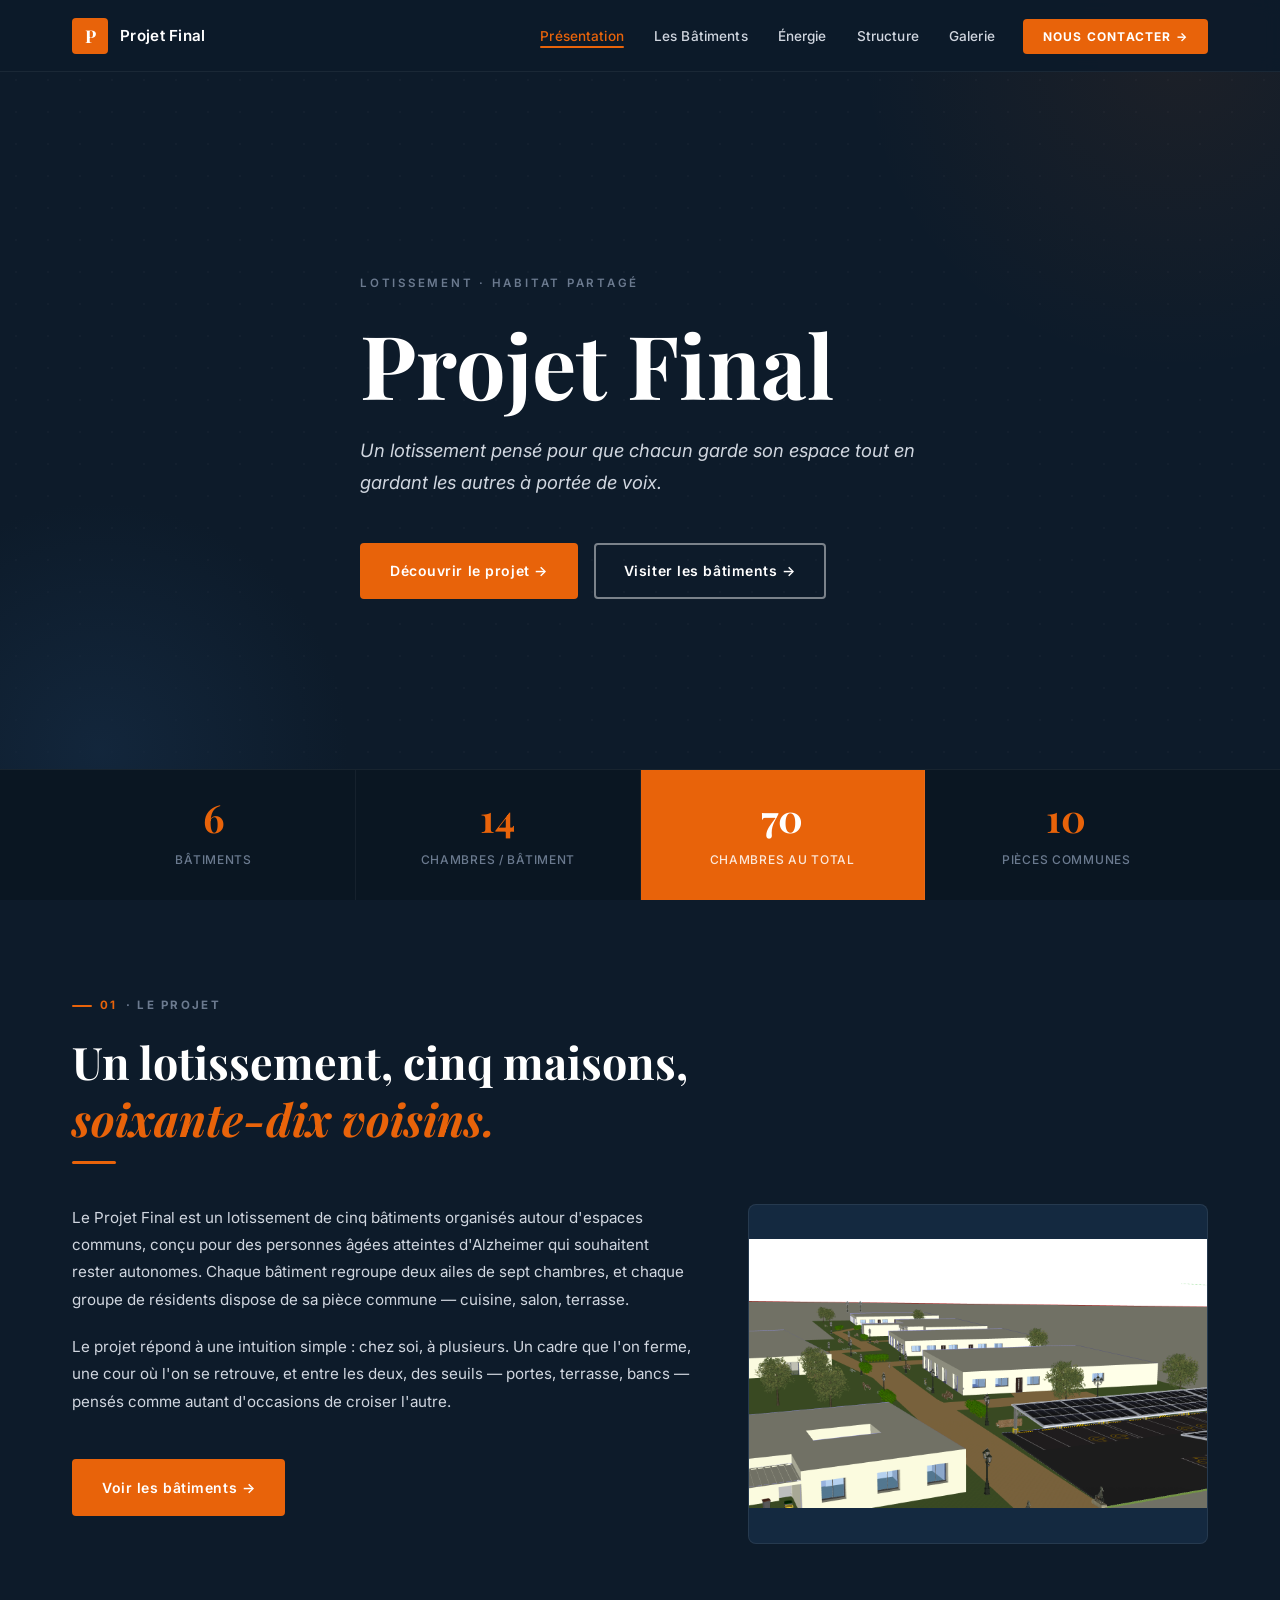
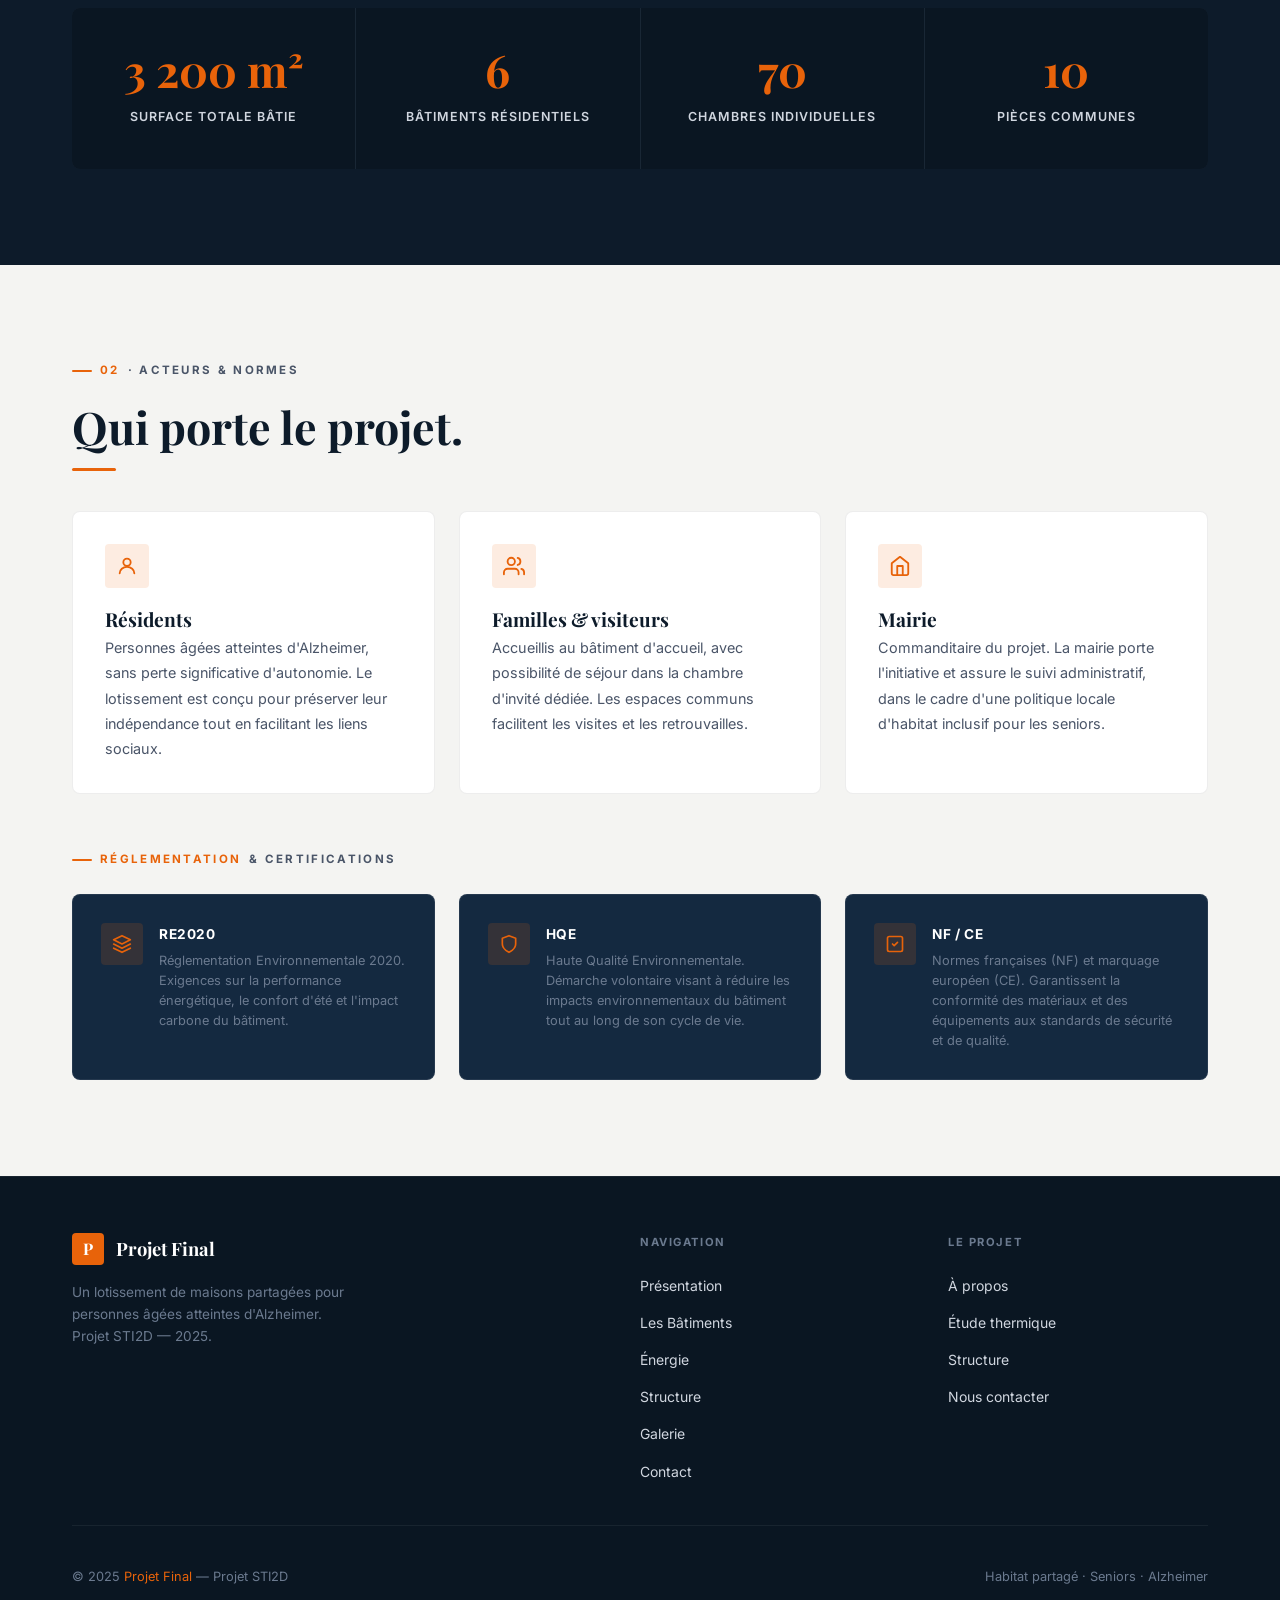
<file: index.html>
<!DOCTYPE html>
<html lang="fr">
<head>
  <meta charset="UTF-8">
  <meta name="viewport" content="width=device-width, initial-scale=1.0">
  <title>Présentation — Projet Final</title>
  <link rel="preconnect" href="https://fonts.googleapis.com">
  <link rel="preconnect" href="https://fonts.gstatic.com" crossorigin>
  <link href="https://fonts.googleapis.com/css2?family=Inter:wght@300;400;500;600;700&family=Playfair+Display:ital,wght@0,400;0,600;0,700;1,400;1,600;1,700&display=swap" rel="stylesheet">
  <link rel="stylesheet" href="style.css">
</head>
<body>

  <!-- ===== HEADER ===== -->
  <header class="header">
    <nav class="nav container">
      <a href="index.html" class="nav__logo">
        <span class="nav__logo-icon">P</span>
        <span class="nav__logo-text">Projet Final</span>
      </a>
      <ul class="nav__links">
        <li><a href="index.html" class="nav__link active">Présentation</a></li>
        <li><a href="batiments.html" class="nav__link">Les Bâtiments</a></li>
        <li><a href="energie.html" class="nav__link">Énergie</a></li>
        <li><a href="structure.html" class="nav__link">Structure</a></li>
        <li><a href="galerie.html" class="nav__link">Galerie</a></li>
        <li><a href="contact.html" class="nav__link nav__link--cta">NOUS CONTACTER →</a></li>
      </ul>
      <button class="nav__burger" id="burgerBtn" aria-label="Ouvrir le menu" aria-expanded="false">
        <span></span><span></span><span></span>
      </button>
    </nav>
    <nav class="nav__mobile" id="mobileNav">
      <a href="index.html" class="nav__link active">Présentation</a>
      <a href="batiments.html" class="nav__link">Les Bâtiments</a>
      <a href="energie.html" class="nav__link">Énergie</a>
      <a href="structure.html" class="nav__link">Structure</a>
      <a href="galerie.html" class="nav__link">Galerie</a>
      <a href="contact.html" class="nav__link nav__link--cta">NOUS CONTACTER →</a>
    </nav>
  </header>

  <main>

    <!-- ===== HERO ===== -->
    <section class="hero">
      <div class="hero__content container">
        <p class="hero__eyebrow">Lotissement · Habitat Partagé</p>
        <h1 class="hero__title">Projet Final</h1>
        <p class="hero__subtitle">Un lotissement pensé pour que chacun garde son espace tout en gardant les autres à portée de voix.</p>
        <div class="hero__actions">
          <a href="#projet" class="btn btn--primary">Découvrir le projet →</a>
          <a href="batiments.html" class="btn btn--outline">Visiter les bâtiments →</a>
        </div>
      </div>

      <!-- Stats banner -->
      <div class="hero__stats">
        <div class="hero__stats-grid container">
          <div class="hero__stat">
            <span class="hero__stat-number">6</span>
            <span class="hero__stat-label">Bâtiments</span>
          </div>
          <div class="hero__stat">
            <span class="hero__stat-number">14</span>
            <span class="hero__stat-label">Chambres / bâtiment</span>
          </div>
          <div class="hero__stat hero__stat--featured">
            <span class="hero__stat-number">70</span>
            <span class="hero__stat-label">Chambres au total</span>
          </div>
          <div class="hero__stat">
            <span class="hero__stat-number">10</span>
            <span class="hero__stat-label">Pièces communes</span>
          </div>
        </div>
      </div>
    </section>

    <!-- ===== SECTION : LE PROJET ===== -->
    <section class="section section--dark" id="projet">
      <div class="container">

        <p class="section__eyebrow"><span>01</span> · Le Projet</p>
        <h2 class="section__title">Un lotissement, cinq maisons,</h2>
        <h2 class="section__title"><em>soixante-dix voisins.</em></h2>
        <div class="section__underline"></div>

        <div class="two-col two-col--wide-left" style="margin-bottom: 4rem;">
          <!-- Texte -->
          <div>
            <p class="section__text">
              Le Projet Final est un lotissement de cinq bâtiments organisés autour d'espaces communs, conçu pour des personnes âgées atteintes d'Alzheimer qui souhaitent rester autonomes. Chaque bâtiment regroupe deux ailes de sept chambres, et chaque groupe de résidents dispose de sa pièce commune — cuisine, salon, terrasse.
            </p>
            <p class="section__text">
              Le projet répond à une intuition simple : chez soi, à plusieurs. Un cadre que l'on ferme, une cour où l'on se retrouve, et entre les deux, des seuils — portes, terrasse, bancs — pensés comme autant d'occasions de croiser l'autre.
            </p>
            <a href="batiments.html" class="btn btn--primary" style="margin-top:1.5rem;">Voir les bâtiments →</a>
          </div>

          <!-- Plan masse SVG -->
          <div class="plan-wrapper">
            <img src="img/c1.png" alt="Plan masse — Lotissement">
          </div>
        </div>

        <!-- Chiffres clés -->
        <div class="stats-grid">
          <div class="stat-block">
            <span class="stat-block__number">3 200 m²</span>
            <span class="stat-block__label">Surface totale bâtie</span>
          </div>
          <div class="stat-block">
            <span class="stat-block__number">6</span>
            <span class="stat-block__label">Bâtiments résidentiels</span>
          </div>
          <div class="stat-block">
            <span class="stat-block__number">70</span>
            <span class="stat-block__label">Chambres individuelles</span>
          </div>
          <div class="stat-block">
            <span class="stat-block__number">10</span>
            <span class="stat-block__label">Pièces communes</span>
          </div>
        </div>

      </div>
    </section>

    <!-- ===== SECTION : ACTEURS & NORMES ===== -->
    <section class="section section--light">
      <div class="container">

        <p class="section__eyebrow"><span>02</span> · Acteurs & Normes</p>
        <h2 class="section__title">Qui porte le projet.</h2>
        <div class="section__underline"></div>

        <!-- Acteurs -->
        <div class="cards-grid cards-grid--3" style="margin-bottom: 3.5rem;">

          <div class="card card--light">
            <div class="card__icon">
              <svg width="22" height="22" viewBox="0 0 24 24" fill="none" xmlns="http://www.w3.org/2000/svg">
                <circle cx="12" cy="8" r="4" stroke="#E8630A" stroke-width="2"/>
                <path d="M4 20c0-4 3.6-7 8-7s8 3 8 7" stroke="#E8630A" stroke-width="2" stroke-linecap="round"/>
              </svg>
            </div>
            <h3 class="card__title">Résidents</h3>
            <p class="card__text">Personnes âgées atteintes d'Alzheimer, sans perte significative d'autonomie. Le lotissement est conçu pour préserver leur indépendance tout en facilitant les liens sociaux.</p>
          </div>

          <div class="card card--light">
            <div class="card__icon">
              <svg width="22" height="22" viewBox="0 0 24 24" fill="none" xmlns="http://www.w3.org/2000/svg">
                <path d="M17 21v-2a4 4 0 0 0-4-4H5a4 4 0 0 0-4 4v2" stroke="#E8630A" stroke-width="2" stroke-linecap="round"/>
                <circle cx="9" cy="7" r="4" stroke="#E8630A" stroke-width="2"/>
                <path d="M23 21v-2a4 4 0 0 0-3-3.87M16 3.13a4 4 0 0 1 0 7.75" stroke="#E8630A" stroke-width="2" stroke-linecap="round"/>
              </svg>
            </div>
            <h3 class="card__title">Familles &amp; visiteurs</h3>
            <p class="card__text">Accueillis au bâtiment d'accueil, avec possibilité de séjour dans la chambre d'invité dédiée. Les espaces communs facilitent les visites et les retrouvailles.</p>
          </div>

          <div class="card card--light">
            <div class="card__icon">
              <svg width="22" height="22" viewBox="0 0 24 24" fill="none" xmlns="http://www.w3.org/2000/svg">
                <path d="M3 9l9-7 9 7v11a2 2 0 0 1-2 2H5a2 2 0 0 1-2-2z" stroke="#E8630A" stroke-width="2" stroke-linecap="round" stroke-linejoin="round"/>
                <polyline points="9,22 9,12 15,12 15,22" stroke="#E8630A" stroke-width="2" stroke-linecap="round" stroke-linejoin="round"/>
              </svg>
            </div>
            <h3 class="card__title">Mairie</h3>
            <p class="card__text">Commanditaire du projet. La mairie porte l'initiative et assure le suivi administratif, dans le cadre d'une politique locale d'habitat inclusif pour les seniors.</p>
          </div>

        </div>

        <!-- Normes -->
        <p class="section__eyebrow" style="margin-bottom:1.5rem;"><span>Réglementation</span> & Certifications</p>
        <div class="cards-grid cards-grid--3">

          <div class="badge-card">
            <div class="badge-card__icon">
              <svg width="20" height="20" viewBox="0 0 24 24" fill="none">
                <path d="M12 2L2 7l10 5 10-5-10-5z" stroke="#E8630A" stroke-width="2" stroke-linecap="round" stroke-linejoin="round"/>
                <path d="M2 17l10 5 10-5M2 12l10 5 10-5" stroke="#E8630A" stroke-width="2" stroke-linecap="round" stroke-linejoin="round"/>
              </svg>
            </div>
            <div class="badge-card__body">
              <div class="badge-card__title">RE2020</div>
              <p class="badge-card__desc">Réglementation Environnementale 2020. Exigences sur la performance énergétique, le confort d'été et l'impact carbone du bâtiment.</p>
            </div>
          </div>

          <div class="badge-card">
            <div class="badge-card__icon">
              <svg width="20" height="20" viewBox="0 0 24 24" fill="none">
                <path d="M12 22s8-4 8-10V5l-8-3-8 3v7c0 6 8 10 8 10z" stroke="#E8630A" stroke-width="2" stroke-linecap="round" stroke-linejoin="round"/>
              </svg>
            </div>
            <div class="badge-card__body">
              <div class="badge-card__title">HQE</div>
              <p class="badge-card__desc">Haute Qualité Environnementale. Démarche volontaire visant à réduire les impacts environnementaux du bâtiment tout au long de son cycle de vie.</p>
            </div>
          </div>

          <div class="badge-card">
            <div class="badge-card__icon">
              <svg width="20" height="20" viewBox="0 0 24 24" fill="none">
                <rect x="3" y="3" width="18" height="18" rx="2" stroke="#E8630A" stroke-width="2"/>
                <path d="M9 12l2 2 4-4" stroke="#E8630A" stroke-width="2" stroke-linecap="round" stroke-linejoin="round"/>
              </svg>
            </div>
            <div class="badge-card__body">
              <div class="badge-card__title">NF / CE</div>
              <p class="badge-card__desc">Normes françaises (NF) et marquage européen (CE). Garantissent la conformité des matériaux et des équipements aux standards de sécurité et de qualité.</p>
            </div>
          </div>

        </div>

      </div>
    </section>

  </main>

  <!-- ===== FOOTER ===== -->
  <footer class="footer">
    <div class="container">
      <div class="footer__grid">
        <div class="footer__brand">
          <div class="footer__logo">
            <span class="footer__logo-icon">P</span>
            <span class="footer__brand-name">Projet Final</span>
          </div>
          <p class="footer__brand-desc">Un lotissement de maisons partagées pour personnes âgées atteintes d'Alzheimer. Projet STI2D — 2025.</p>
        </div>
        <div>
          <div class="footer__heading">Navigation</div>
          <ul class="footer__links">
            <li><a href="index.html" class="footer__link">Présentation</a></li>
            <li><a href="batiments.html" class="footer__link">Les Bâtiments</a></li>
            <li><a href="energie.html" class="footer__link">Énergie</a></li>
            <li><a href="structure.html" class="footer__link">Structure</a></li>
            <li><a href="galerie.html" class="footer__link">Galerie</a></li>
            <li><a href="contact.html" class="footer__link">Contact</a></li>
          </ul>
        </div>
        <div>
          <div class="footer__heading">Le projet</div>
          <ul class="footer__links">
            <li><a href="index.html#projet" class="footer__link">À propos</a></li>
            <li><a href="energie.html" class="footer__link">Étude thermique</a></li>
            <li><a href="structure.html" class="footer__link">Structure</a></li>
            <li><a href="contact.html" class="footer__link">Nous contacter</a></li>
          </ul>
        </div>
      </div>
      <div class="footer__bottom">
        <p class="footer__copy">© 2025 <span>Projet Final</span> — Projet STI2D</p>
        <p class="footer__copy">Habitat partagé · Seniors · Alzheimer</p>
      </div>
    </div>
  </footer>

  <script src="script.js"></script>
</body>
</html>
</file>
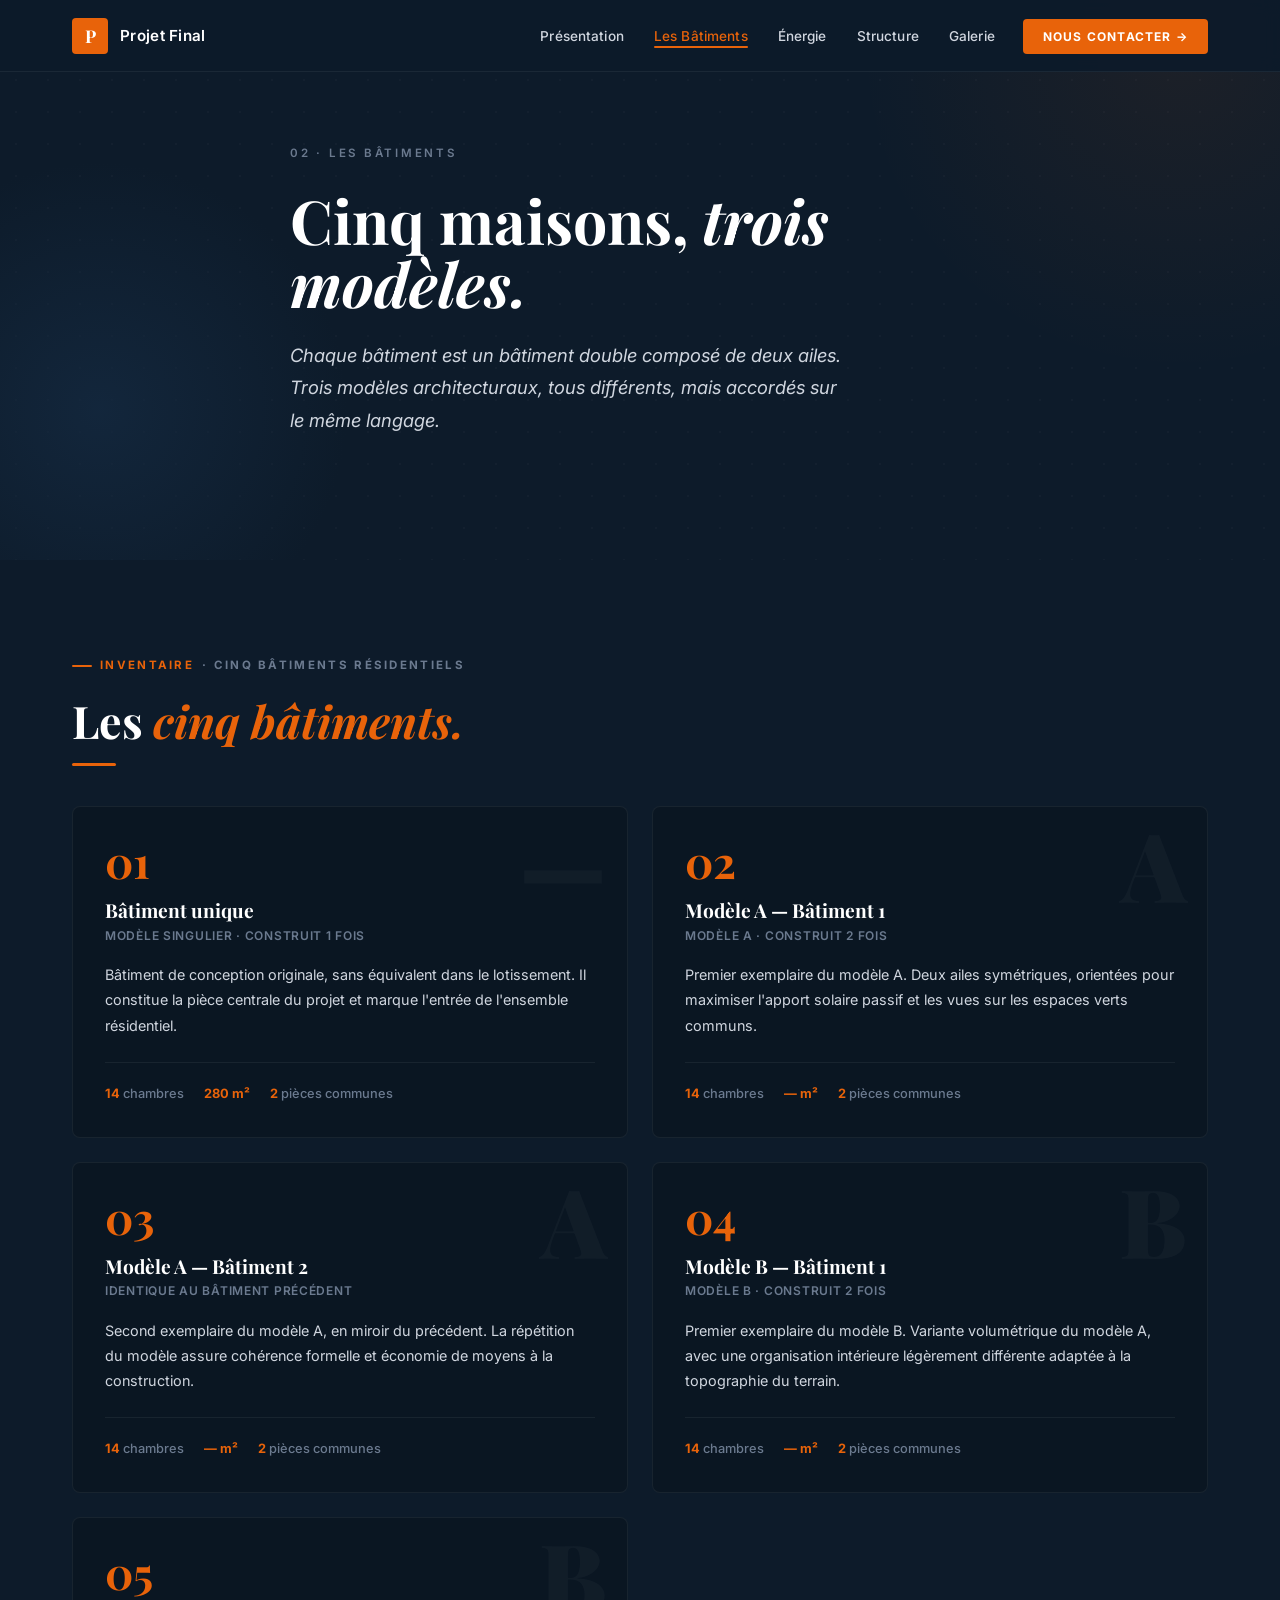
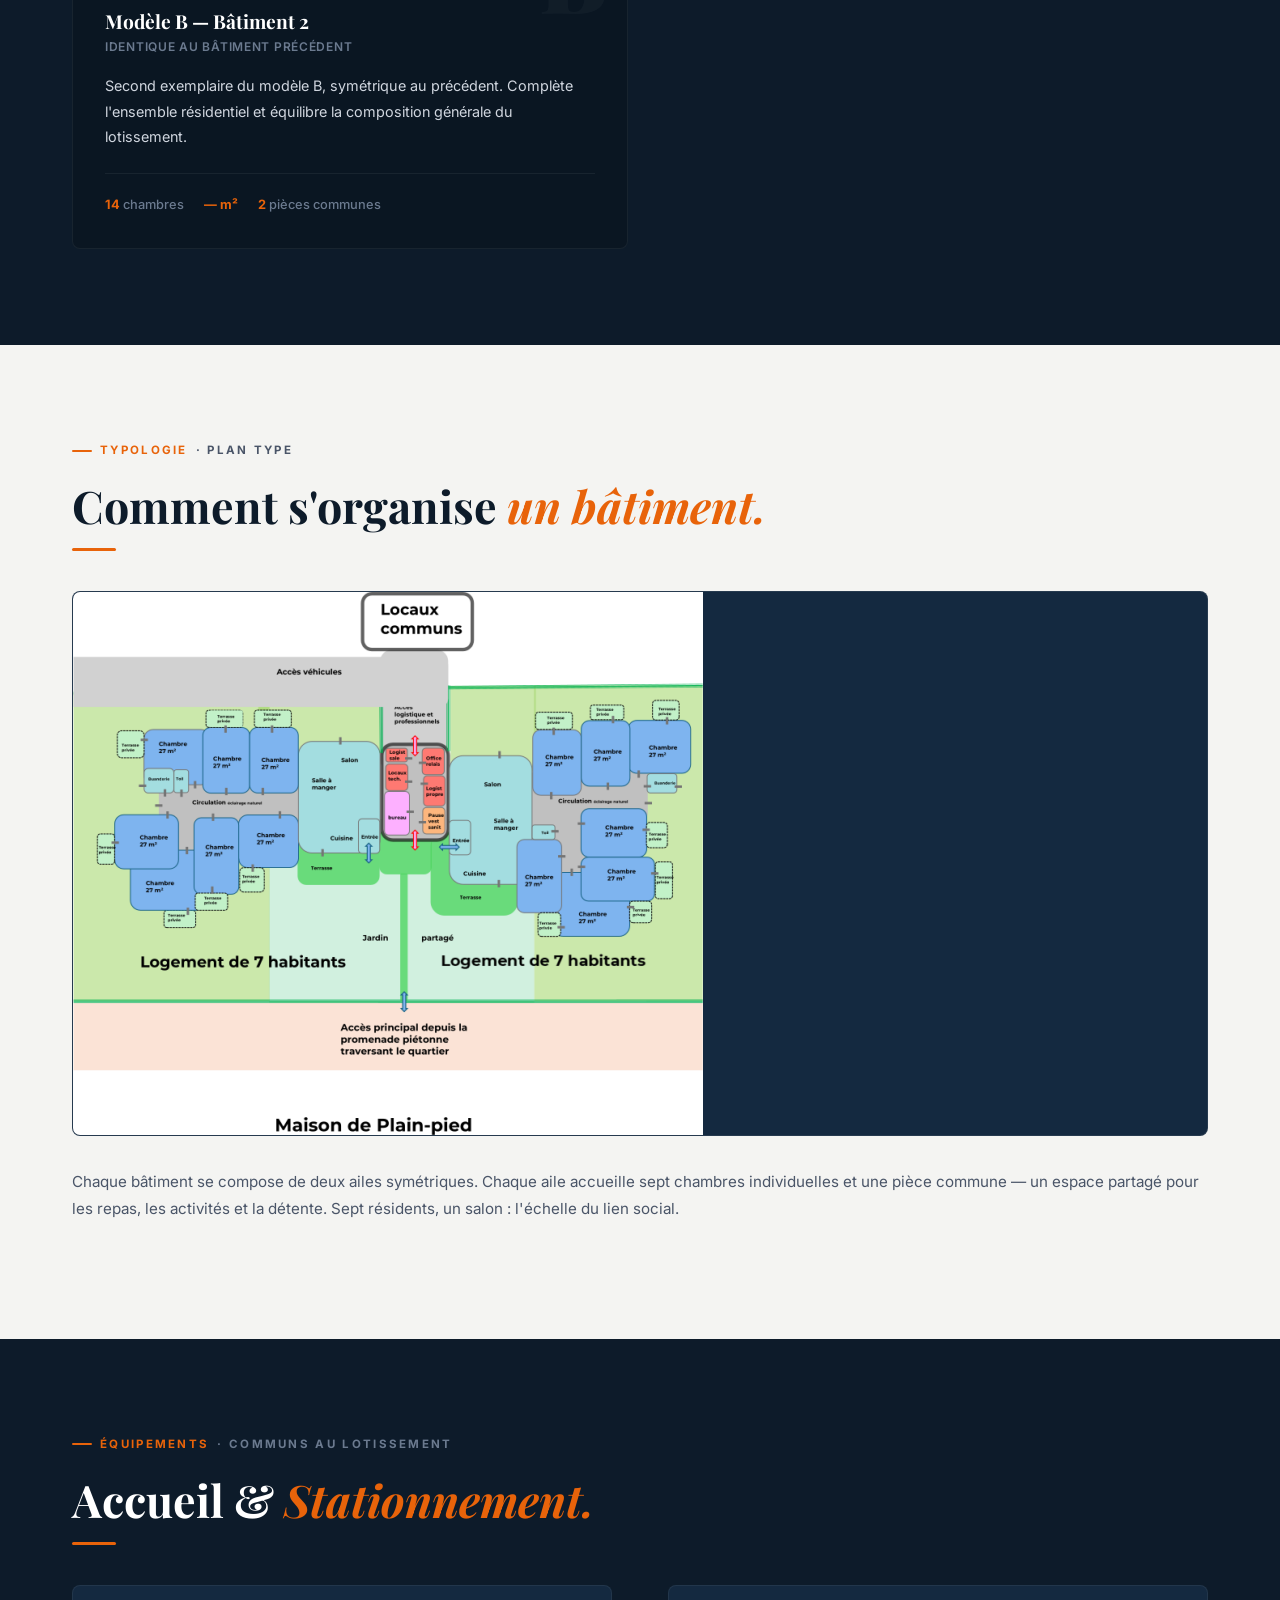
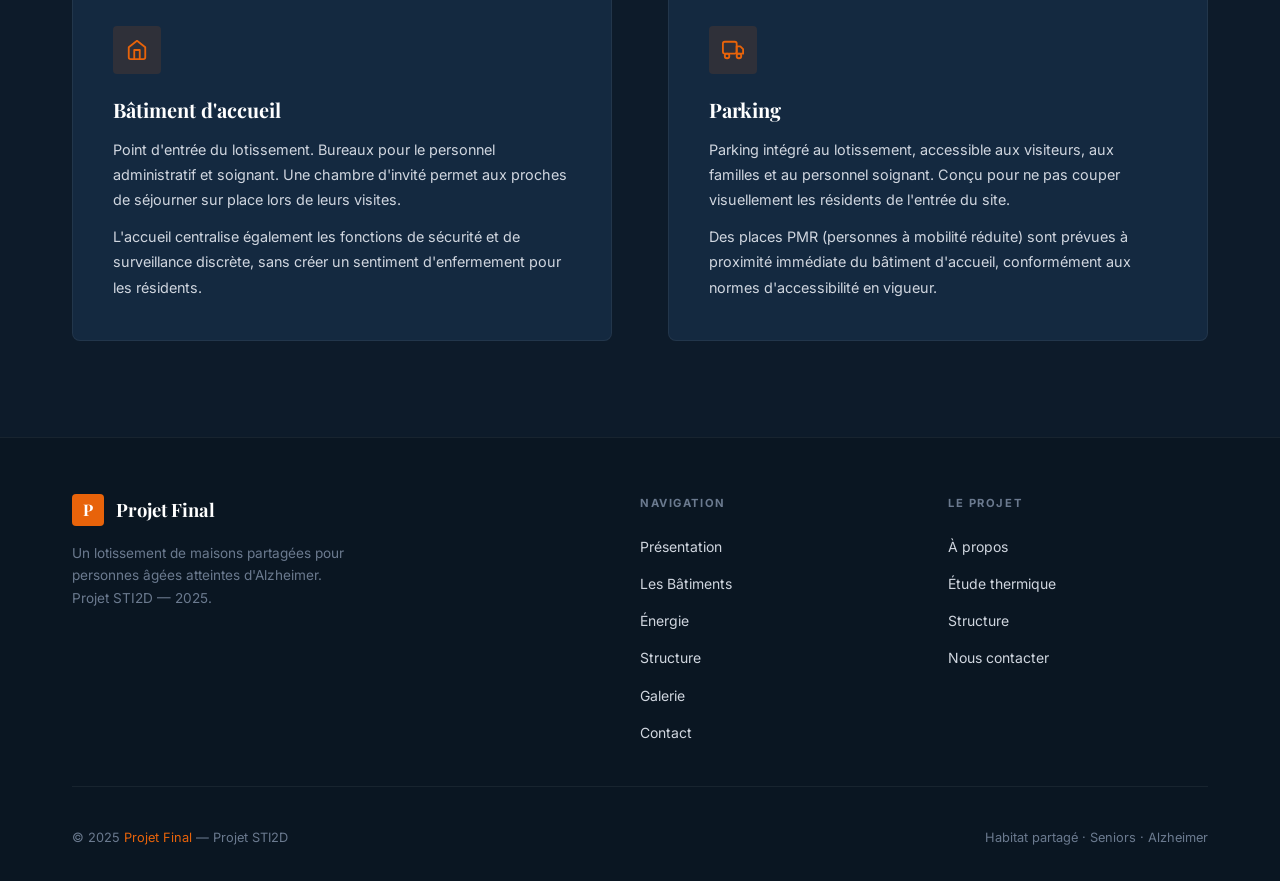
<file: batiments.html>
<!DOCTYPE html>
<html lang="fr">
<head>
  <meta charset="UTF-8">
  <meta name="viewport" content="width=device-width, initial-scale=1.0">
  <title>Les Bâtiments — Projet Final</title>
  <link rel="preconnect" href="https://fonts.googleapis.com">
  <link rel="preconnect" href="https://fonts.gstatic.com" crossorigin>
  <link href="https://fonts.googleapis.com/css2?family=Inter:wght@300;400;500;600;700&family=Playfair+Display:ital,wght@0,400;0,600;0,700;1,400;1,600;1,700&display=swap" rel="stylesheet">
  <link rel="stylesheet" href="style.css">
</head>
<body>

  <!-- ===== HEADER ===== -->
  <header class="header">
    <nav class="nav container">
      <a href="index.html" class="nav__logo">
        <span class="nav__logo-icon">P</span>
        <span class="nav__logo-text">Projet Final</span>
      </a>
      <ul class="nav__links">
        <li><a href="index.html" class="nav__link">Présentation</a></li>
        <li><a href="batiments.html" class="nav__link active">Les Bâtiments</a></li>
        <li><a href="energie.html" class="nav__link">Énergie</a></li>
        <li><a href="structure.html" class="nav__link">Structure</a></li>
        <li><a href="galerie.html" class="nav__link">Galerie</a></li>
        <li><a href="contact.html" class="nav__link nav__link--cta">NOUS CONTACTER →</a></li>
      </ul>
      <button class="nav__burger" id="burgerBtn" aria-label="Ouvrir le menu" aria-expanded="false">
        <span></span><span></span><span></span>
      </button>
    </nav>
    <nav class="nav__mobile" id="mobileNav">
      <a href="index.html" class="nav__link">Présentation</a>
      <a href="batiments.html" class="nav__link active">Les Bâtiments</a>
      <a href="energie.html" class="nav__link">Énergie</a>
      <a href="structure.html" class="nav__link">Structure</a>
      <a href="galerie.html" class="nav__link">Galerie</a>
      <a href="contact.html" class="nav__link nav__link--cta">NOUS CONTACTER →</a>
    </nav>
  </header>

  <main>

    <!-- ===== HERO ===== -->
    <section class="hero hero--short section--dark">
      <div class="hero__content container">
        <p class="hero__eyebrow">02 · Les Bâtiments</p>
        <h1 class="hero__title">Cinq maisons, <em>trois modèles.</em></h1>
        <p class="hero__subtitle">Chaque bâtiment est un bâtiment double composé de deux ailes. Trois modèles architecturaux, tous différents, mais accordés sur le même langage.</p>
      </div>
    </section>

    <!-- ===== SECTION : LES 5 BÂTIMENTS ===== -->
    <section class="section section--dark">
      <div class="container">

        <p class="section__eyebrow"><span>Inventaire</span> · Cinq bâtiments résidentiels</p>
        <h2 class="section__title">Les <em>cinq bâtiments.</em></h2>
        <div class="section__underline"></div>

        <div class="cards-grid">

          <!-- Carte 1 -->
          <div class="card">
            <span class="card__filigrane">—</span>
            <div class="card__number">01</div>
            <h3 class="card__title">Bâtiment unique</h3>
            <p class="card__subtitle">Modèle singulier · construit 1 fois</p>
            <p class="card__text">Bâtiment de conception originale, sans équivalent dans le lotissement. Il constitue la pièce centrale du projet et marque l'entrée de l'ensemble résidentiel.</p>
            <div class="card__stats">
              <span class="card__stat"><strong>14</strong> chambres</span>
              <span class="card__stat"><strong>280 m²</strong></span>
              <span class="card__stat"><strong>2</strong> pièces communes</span>
            </div>
          </div>

          <!-- Carte 2 -->
          <div class="card">
            <span class="card__filigrane">A</span>
            <div class="card__number">02</div>
            <h3 class="card__title">Modèle A — Bâtiment 1</h3>
            <p class="card__subtitle">Modèle A · construit 2 fois</p>
            <p class="card__text">Premier exemplaire du modèle A. Deux ailes symétriques, orientées pour maximiser l'apport solaire passif et les vues sur les espaces verts communs.</p>
            <div class="card__stats">
              <span class="card__stat"><strong>14</strong> chambres</span>
              <span class="card__stat"><strong>— m²</strong></span>
              <span class="card__stat"><strong>2</strong> pièces communes</span>
            </div>
          </div>

          <!-- Carte 3 -->
          <div class="card">
            <span class="card__filigrane">A</span>
            <div class="card__number">03</div>
            <h3 class="card__title">Modèle A — Bâtiment 2</h3>
            <p class="card__subtitle">Identique au bâtiment précédent</p>
            <p class="card__text">Second exemplaire du modèle A, en miroir du précédent. La répétition du modèle assure cohérence formelle et économie de moyens à la construction.</p>
            <div class="card__stats">
              <span class="card__stat"><strong>14</strong> chambres</span>
              <span class="card__stat"><strong>— m²</strong></span>
              <span class="card__stat"><strong>2</strong> pièces communes</span>
            </div>
          </div>

          <!-- Carte 4 -->
          <div class="card">
            <span class="card__filigrane">B</span>
            <div class="card__number">04</div>
            <h3 class="card__title">Modèle B — Bâtiment 1</h3>
            <p class="card__subtitle">Modèle B · construit 2 fois</p>
            <p class="card__text">Premier exemplaire du modèle B. Variante volumétrique du modèle A, avec une organisation intérieure légèrement différente adaptée à la topographie du terrain.</p>
            <div class="card__stats">
              <span class="card__stat"><strong>14</strong> chambres</span>
              <span class="card__stat"><strong>— m²</strong></span>
              <span class="card__stat"><strong>2</strong> pièces communes</span>
            </div>
          </div>

          <!-- Carte 5 (centré) -->
          <div class="card">
            <span class="card__filigrane">B</span>
            <div class="card__number">05</div>
            <h3 class="card__title">Modèle B — Bâtiment 2</h3>
            <p class="card__subtitle">Identique au bâtiment précédent</p>
            <p class="card__text">Second exemplaire du modèle B, symétrique au précédent. Complète l'ensemble résidentiel et équilibre la composition générale du lotissement.</p>
            <div class="card__stats">
              <span class="card__stat"><strong>14</strong> chambres</span>
              <span class="card__stat"><strong>— m²</strong></span>
              <span class="card__stat"><strong>2</strong> pièces communes</span>
            </div>
          </div>

        </div>

      </div>
    </section>

    <!-- ===== SECTION : ORGANISATION INTÉRIEURE ===== -->
    <section class="section section--light">
      <div class="container">

        <p class="section__eyebrow"><span>Typologie</span> · Plan type</p>
        <h2 class="section__title">Comment s'organise <em>un bâtiment.</em></h2>
        <div class="section__underline"></div>

        <!-- Schéma SVG du plan type -->
        <div class="floorplan-wrapper">
          <img src="img/schema_fonctionnel_maison_2_logements_1.png" alt="Plan type — Organisation d'un bâtiment">
        </div>

        <p class="section__text">
          Chaque bâtiment se compose de deux ailes symétriques. Chaque aile accueille sept chambres individuelles et une pièce commune — un espace partagé pour les repas, les activités et la détente. Sept résidents, un salon : l'échelle du lien social.
        </p>

      </div>
    </section>

    <!-- ===== SECTION : ACCUEIL & PARKING ===== -->
    <section class="section section--dark">
      <div class="container">

        <p class="section__eyebrow"><span>Équipements</span> · Communs au lotissement</p>
        <h2 class="section__title">Accueil &amp; <em>Stationnement.</em></h2>
        <div class="section__underline"></div>

        <div class="two-col">

          <div class="info-block">
            <div class="info-block__icon">
              <svg width="22" height="22" viewBox="0 0 24 24" fill="none">
                <path d="M3 9l9-7 9 7v11a2 2 0 0 1-2 2H5a2 2 0 0 1-2-2z" stroke="#E8630A" stroke-width="2" stroke-linecap="round" stroke-linejoin="round"/>
                <polyline points="9,22 9,12 15,12 15,22" stroke="#E8630A" stroke-width="2" stroke-linecap="round" stroke-linejoin="round"/>
              </svg>
            </div>
            <h3 class="info-block__title">Bâtiment d'accueil</h3>
            <p class="info-block__text">
              Point d'entrée du lotissement. Bureaux pour le personnel administratif et soignant. Une chambre d'invité permet aux proches de séjourner sur place lors de leurs visites.
            </p>
            <p class="info-block__text" style="margin-top:0.75rem;">
              L'accueil centralise également les fonctions de sécurité et de surveillance discrète, sans créer un sentiment d'enfermement pour les résidents.
            </p>
          </div>

          <div class="info-block">
            <div class="info-block__icon">
              <svg width="22" height="22" viewBox="0 0 24 24" fill="none">
                <rect x="1" y="3" width="15" height="13" rx="2" stroke="#E8630A" stroke-width="2"/>
                <path d="M16 8h4l3 3v5h-7V8z" stroke="#E8630A" stroke-width="2" stroke-linecap="round" stroke-linejoin="round"/>
                <circle cx="5.5" cy="18.5" r="2.5" stroke="#E8630A" stroke-width="2"/>
                <circle cx="18.5" cy="18.5" r="2.5" stroke="#E8630A" stroke-width="2"/>
              </svg>
            </div>
            <h3 class="info-block__title">Parking</h3>
            <p class="info-block__text">
              Parking intégré au lotissement, accessible aux visiteurs, aux familles et au personnel soignant. Conçu pour ne pas couper visuellement les résidents de l'entrée du site.
            </p>
            <p class="info-block__text" style="margin-top:0.75rem;">
              Des places PMR (personnes à mobilité réduite) sont prévues à proximité immédiate du bâtiment d'accueil, conformément aux normes d'accessibilité en vigueur.
            </p>
          </div>

        </div>

      </div>
    </section>

  </main>

  <!-- ===== FOOTER ===== -->
  <footer class="footer">
    <div class="container">
      <div class="footer__grid">
        <div class="footer__brand">
          <div class="footer__logo">
            <span class="footer__logo-icon">P</span>
            <span class="footer__brand-name">Projet Final</span>
          </div>
          <p class="footer__brand-desc">Un lotissement de maisons partagées pour personnes âgées atteintes d'Alzheimer. Projet STI2D — 2025.</p>
        </div>
        <div>
          <div class="footer__heading">Navigation</div>
          <ul class="footer__links">
            <li><a href="index.html" class="footer__link">Présentation</a></li>
            <li><a href="batiments.html" class="footer__link">Les Bâtiments</a></li>
            <li><a href="energie.html" class="footer__link">Énergie</a></li>
            <li><a href="structure.html" class="footer__link">Structure</a></li>
            <li><a href="galerie.html" class="footer__link">Galerie</a></li>
            <li><a href="contact.html" class="footer__link">Contact</a></li>
          </ul>
        </div>
        <div>
          <div class="footer__heading">Le projet</div>
          <ul class="footer__links">
            <li><a href="index.html#projet" class="footer__link">À propos</a></li>
            <li><a href="energie.html" class="footer__link">Étude thermique</a></li>
            <li><a href="structure.html" class="footer__link">Structure</a></li>
            <li><a href="contact.html" class="footer__link">Nous contacter</a></li>
          </ul>
        </div>
      </div>
      <div class="footer__bottom">
        <p class="footer__copy">© 2025 <span>Projet Final</span> — Projet STI2D</p>
        <p class="footer__copy">Habitat partagé · Seniors · Alzheimer</p>
      </div>
    </div>
  </footer>

  <script src="script.js"></script>
</body>
</html>
</file>
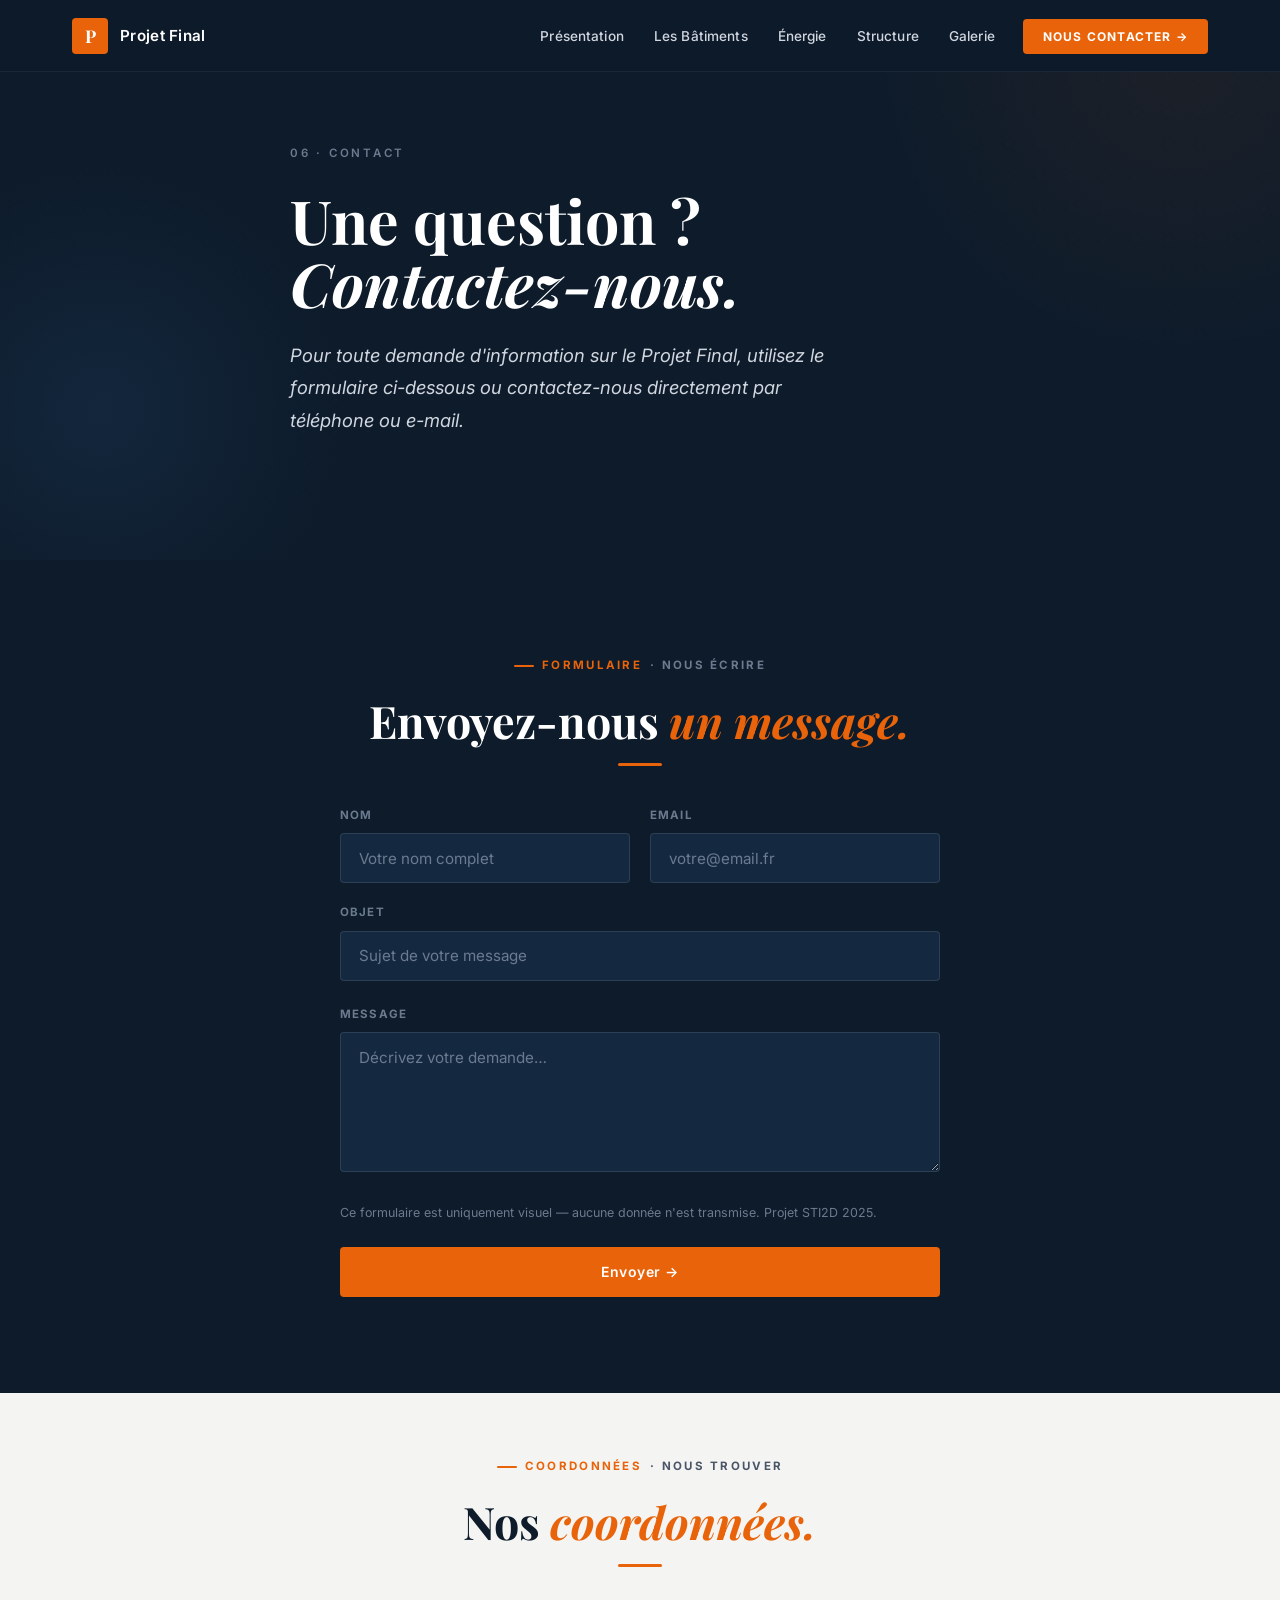
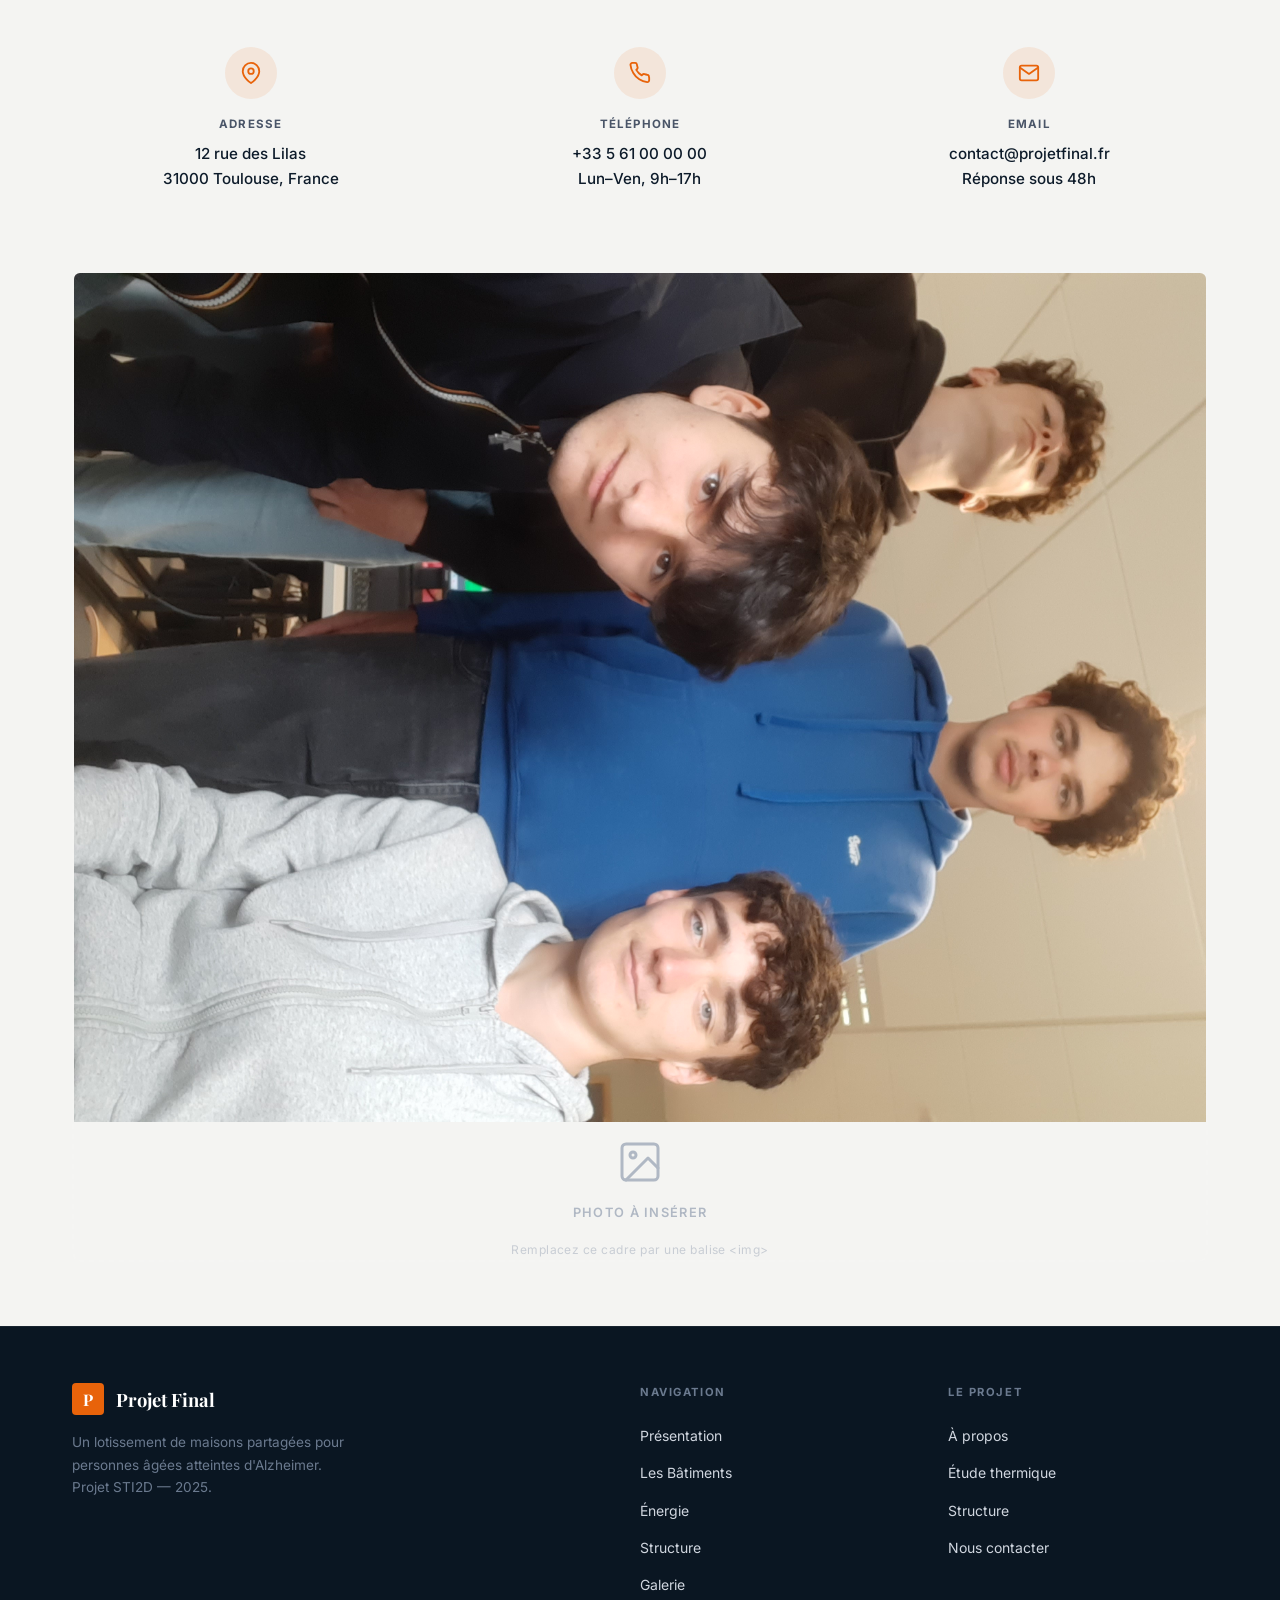
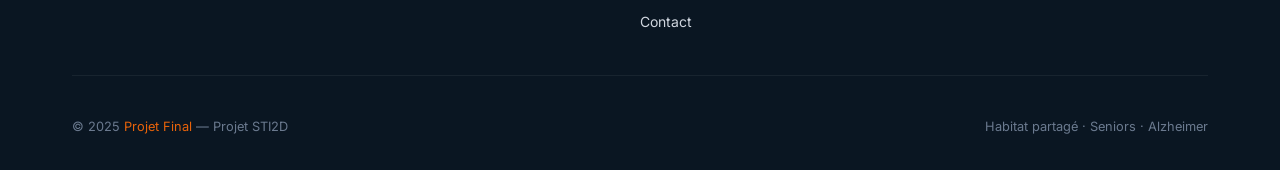
<file: contact.html>
<!DOCTYPE html>
<html lang="fr">
<head>
  <meta charset="UTF-8">
  <meta name="viewport" content="width=device-width, initial-scale=1.0">
  <title>Contact — Projet Final</title>
  <link rel="preconnect" href="https://fonts.googleapis.com">
  <link rel="preconnect" href="https://fonts.gstatic.com" crossorigin>
  <link href="https://fonts.googleapis.com/css2?family=Inter:wght@300;400;500;600;700&family=Playfair+Display:ital,wght@0,400;0,600;0,700;1,400;1,600;1,700&display=swap" rel="stylesheet">
  <link rel="stylesheet" href="style.css">
</head>
<body>

  <!-- ===== HEADER ===== -->
  <header class="header">
    <nav class="nav container">
      <a href="index.html" class="nav__logo">
        <span class="nav__logo-icon">P</span>
        <span class="nav__logo-text">Projet Final</span>
      </a>
      <ul class="nav__links">
        <li><a href="index.html" class="nav__link">Présentation</a></li>
        <li><a href="batiments.html" class="nav__link">Les Bâtiments</a></li>
        <li><a href="energie.html" class="nav__link">Énergie</a></li>
        <li><a href="structure.html" class="nav__link">Structure</a></li>
        <li><a href="galerie.html" class="nav__link">Galerie</a></li>
        <li><a href="contact.html" class="nav__link nav__link--cta active">NOUS CONTACTER →</a></li>
      </ul>
      <button class="nav__burger" id="burgerBtn" aria-label="Ouvrir le menu" aria-expanded="false">
        <span></span><span></span><span></span>
      </button>
    </nav>
    <nav class="nav__mobile" id="mobileNav">
      <a href="index.html" class="nav__link">Présentation</a>
      <a href="batiments.html" class="nav__link">Les Bâtiments</a>
      <a href="energie.html" class="nav__link">Énergie</a>
      <a href="structure.html" class="nav__link">Structure</a>
      <a href="galerie.html" class="nav__link">Galerie</a>
      <a href="contact.html" class="nav__link nav__link--cta">NOUS CONTACTER →</a>
    </nav>
  </header>

  <main>

    <!-- ===== HERO ===== -->
    <section class="hero hero--short section--dark">
      <div class="hero__content container">
        <p class="hero__eyebrow">06 · Contact</p>
        <h1 class="hero__title">Une question ? <em>Contactez-nous.</em></h1>
        <p class="hero__subtitle">Pour toute demande d'information sur le Projet Final, utilisez le formulaire ci-dessous ou contactez-nous directement par téléphone ou e-mail.</p>
      </div>
    </section>

    <!-- ===== SECTION : FORMULAIRE ===== -->
    <section class="section section--dark">
      <div class="container">

        <div class="form-wrapper">

          <p class="section__eyebrow" style="justify-content:center;"><span>Formulaire</span> · Nous écrire</p>
          <h2 class="section__title" style="text-align:center; margin-bottom:0.375rem;">Envoyez-nous <em>un message.</em></h2>
          <div class="section__underline" style="margin:1rem auto 2.5rem;"></div>

          <form action="#" method="post" novalidate>

            <div style="display:grid; grid-template-columns:1fr 1fr; gap:1.25rem;">
              <div class="form__group" style="margin-bottom:0;">
                <label class="form__label" for="nom">Nom</label>
                <input class="form__input" type="text" id="nom" name="nom" placeholder="Votre nom complet" autocomplete="name">
              </div>
              <div class="form__group" style="margin-bottom:0;">
                <label class="form__label" for="email">Email</label>
                <input class="form__input" type="email" id="email" name="email" placeholder="votre@email.fr" autocomplete="email">
              </div>
            </div>

            <div class="form__group" style="margin-top:1.25rem;">
              <label class="form__label" for="objet">Objet</label>
              <input class="form__input" type="text" id="objet" name="objet" placeholder="Sujet de votre message">
            </div>

            <div class="form__group">
              <label class="form__label" for="message">Message</label>
              <textarea class="form__textarea" id="message" name="message" rows="5" placeholder="Décrivez votre demande…"></textarea>
            </div>

            <!-- Anti-spam info -->
            <p style="font-size:0.78rem; color:var(--gris-acier-clair); margin-bottom:1.5rem; line-height:1.5;">
              Ce formulaire est uniquement visuel — aucune donnée n'est transmise. Projet STI2D 2025.
            </p>

            <button type="submit" class="btn btn--primary btn--full">
              Envoyer →
            </button>

          </form>

        </div>

      </div>
    </section>

    <!-- ===== SECTION : INFOS CONTACT ===== -->
    <section class="contact-info">
      <div class="container">

        <p class="section__eyebrow" style="justify-content:center; color:var(--gris-acier);"><span>Coordonnées</span> · Nous trouver</p>
        <h2 class="section__title" style="text-align:center; color:var(--bleu-nuit); margin-bottom:0.375rem;">Nos <em style="color:var(--orange);">coordonnées.</em></h2>
        <div class="section__underline" style="margin:1rem auto 3rem;"></div>

        <div class="contact-info__grid">

          <div class="contact-item">
            <div class="contact-item__icon">
              <svg width="22" height="22" viewBox="0 0 24 24" fill="none">
                <path d="M21 10c0 7-9 13-9 13s-9-6-9-13a9 9 0 0 1 18 0z" stroke="#E8630A" stroke-width="2"/>
                <circle cx="12" cy="10" r="3" stroke="#E8630A" stroke-width="2"/>
              </svg>
            </div>
            <div class="contact-item__label">Adresse</div>
            <div class="contact-item__value">
              12 rue des Lilas<br>
              31000 Toulouse, France
            </div>
          </div>

          <div class="contact-item">
            <div class="contact-item__icon">
              <svg width="22" height="22" viewBox="0 0 24 24" fill="none">
                <path d="M22 16.92v3a2 2 0 0 1-2.18 2 19.79 19.79 0 0 1-8.63-3.07A19.5 19.5 0 0 1 4.69 12 19.79 19.79 0 0 1 1.61 3.18 2 2 0 0 1 3.6 1h3a2 2 0 0 1 2 1.72c.127.96.361 1.903.7 2.81a2 2 0 0 1-.45 2.11L7.91 8.6a16 16 0 0 0 6 6l.96-.96a2 2 0 0 1 2.11-.45c.907.339 1.85.573 2.81.7A2 2 0 0 1 21.74 16l.18.92z" stroke="#E8630A" stroke-width="2" stroke-linecap="round" stroke-linejoin="round"/>
              </svg>
            </div>
            <div class="contact-item__label">Téléphone</div>
            <div class="contact-item__value">
              +33 5 61 00 00 00<br>
              Lun–Ven, 9h–17h
            </div>
          </div>

          <div class="contact-item">
            <div class="contact-item__icon">
              <svg width="22" height="22" viewBox="0 0 24 24" fill="none">
                <path d="M4 4h16c1.1 0 2 .9 2 2v12c0 1.1-.9 2-2 2H4c-1.1 0-2-.9-2-2V6c0-1.1.9-2 2-2z" stroke="#E8630A" stroke-width="2" stroke-linecap="round" stroke-linejoin="round"/>
                <polyline points="22,6 12,13 2,6" stroke="#E8630A" stroke-width="2" stroke-linecap="round" stroke-linejoin="round"/>
              </svg>
            </div>
            <div class="contact-item__label">Email</div>
            <div class="contact-item__value">
              contact@projetfinal.fr<br>
              Réponse sous 48h
            </div>
          </div>

        </div>

        <!-- Cadre photo -->
        <div style="margin-top:3rem; border-radius:var(--radius-lg); overflow:hidden; border:2px dashed rgba(255,255,255,0.12); background-color:var(--blanc-casse); min-height:320px; display:flex; flex-direction:column; align-items:center; justify-content:center; gap:1rem; position:relative;">
          
            <img src="img/20260519_114613.jpg" alt="Description" style="width:100%; height:100%; object-fit:cover; display:block;">
        
          <svg width="48" height="48" viewBox="0 0 24 24" fill="none" xmlns="http://www.w3.org/2000/svg">
            <rect x="3" y="3" width="18" height="18" rx="2" stroke="#B0B8C4" stroke-width="1.5"/>
            <circle cx="8.5" cy="8.5" r="1.5" stroke="#B0B8C4" stroke-width="1.5"/>
            <path d="M21 15l-5-5L5 21" stroke="#B0B8C4" stroke-width="1.5" stroke-linecap="round" stroke-linejoin="round"/>
          </svg>
          <p style="font-family:'Inter',sans-serif; font-size:0.8rem; font-weight:600; color:#B0B8C4; letter-spacing:0.1em; text-transform:uppercase;">Photo à insérer</p>
          <p style="font-family:'Inter',sans-serif; font-size:0.75rem; color:#C8CDD4; letter-spacing:0.04em;">Remplacez ce cadre par une balise &lt;img&gt;</p>
        </div>

      </div>
    </section>

  </main>

  <!-- ===== FOOTER ===== -->
  <footer class="footer">
    <div class="container">
      <div class="footer__grid">
        <div class="footer__brand">
          <div class="footer__logo">
            <span class="footer__logo-icon">P</span>
            <span class="footer__brand-name">Projet Final</span>
          </div>
          <p class="footer__brand-desc">Un lotissement de maisons partagées pour personnes âgées atteintes d'Alzheimer. Projet STI2D — 2025.</p>
        </div>
        <div>
          <div class="footer__heading">Navigation</div>
          <ul class="footer__links">
            <li><a href="index.html" class="footer__link">Présentation</a></li>
            <li><a href="batiments.html" class="footer__link">Les Bâtiments</a></li>
            <li><a href="energie.html" class="footer__link">Énergie</a></li>
            <li><a href="structure.html" class="footer__link">Structure</a></li>
            <li><a href="galerie.html" class="footer__link">Galerie</a></li>
            <li><a href="contact.html" class="footer__link">Contact</a></li>
          </ul>
        </div>
        <div>
          <div class="footer__heading">Le projet</div>
          <ul class="footer__links">
            <li><a href="index.html#projet" class="footer__link">À propos</a></li>
            <li><a href="energie.html" class="footer__link">Étude thermique</a></li>
            <li><a href="structure.html" class="footer__link">Structure</a></li>
            <li><a href="contact.html" class="footer__link">Nous contacter</a></li>
          </ul>
        </div>
      </div>
      <div class="footer__bottom">
        <p class="footer__copy">© 2025 <span>Projet Final</span> — Projet STI2D</p>
        <p class="footer__copy">Habitat partagé · Seniors · Alzheimer</p>
      </div>
    </div>
  </footer>

  <script src="script.js"></script>
</body>
</html>
</file>
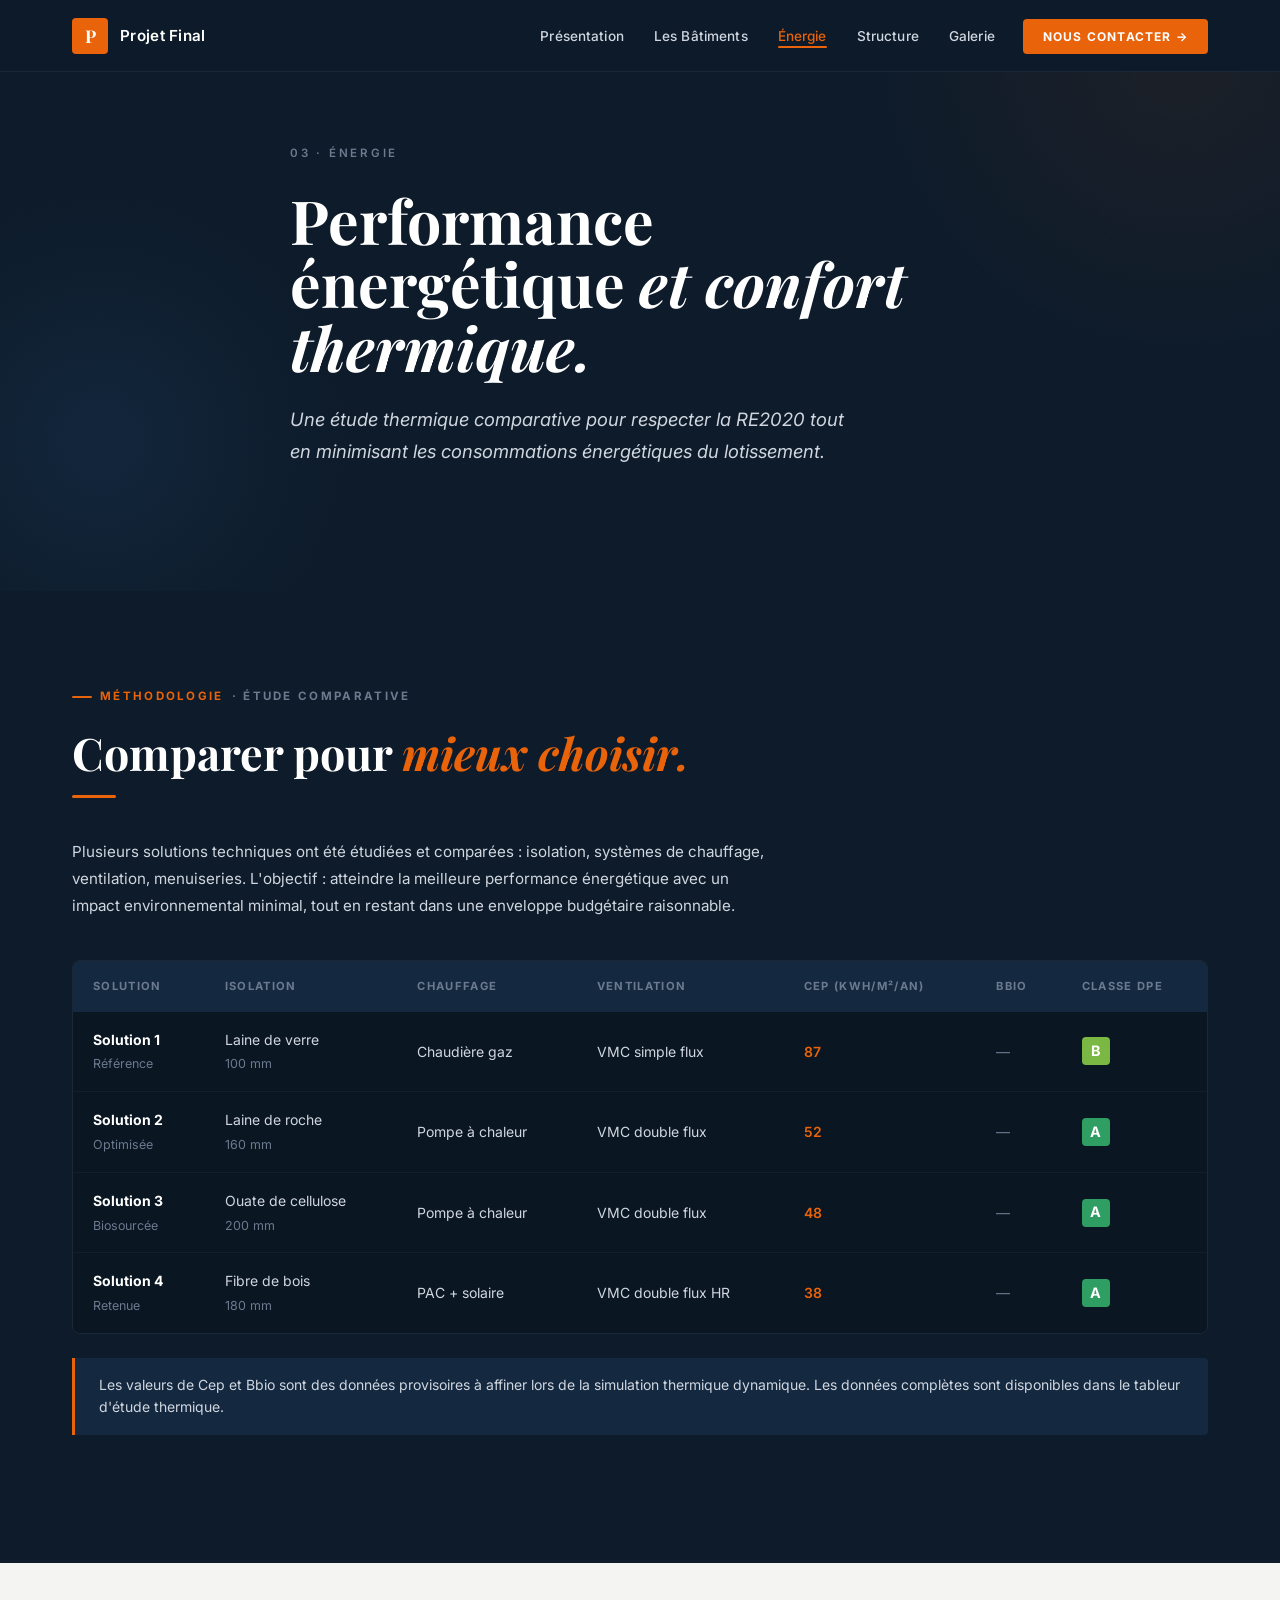
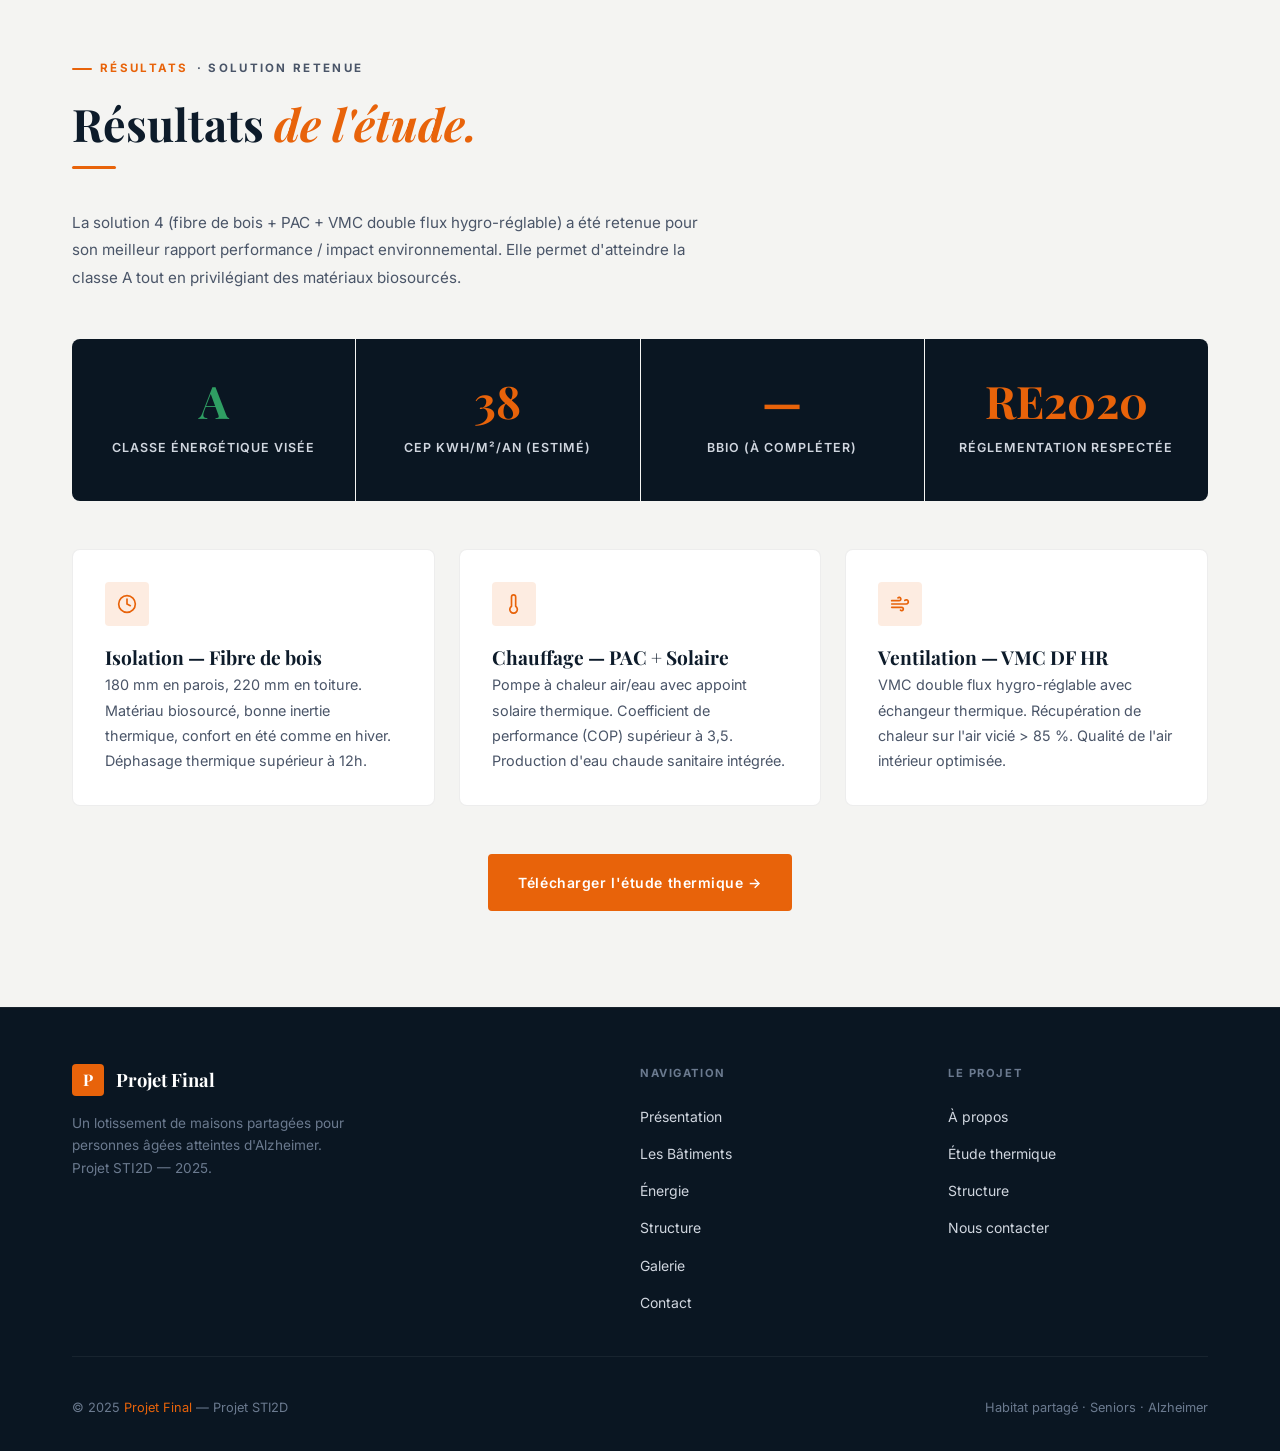
<file: energie.html>
<!DOCTYPE html>
<html lang="fr">
<head>
  <meta charset="UTF-8">
  <meta name="viewport" content="width=device-width, initial-scale=1.0">
  <title>Énergie — Projet Final</title>
  <link rel="preconnect" href="https://fonts.googleapis.com">
  <link rel="preconnect" href="https://fonts.gstatic.com" crossorigin>
  <link href="https://fonts.googleapis.com/css2?family=Inter:wght@300;400;500;600;700&family=Playfair+Display:ital,wght@0,400;0,600;0,700;1,400;1,600;1,700&display=swap" rel="stylesheet">
  <link rel="stylesheet" href="style.css">
</head>
<body>

  <!-- ===== HEADER ===== -->
  <header class="header">
    <nav class="nav container">
      <a href="index.html" class="nav__logo">
        <span class="nav__logo-icon">P</span>
        <span class="nav__logo-text">Projet Final</span>
      </a>
      <ul class="nav__links">
        <li><a href="index.html" class="nav__link">Présentation</a></li>
        <li><a href="batiments.html" class="nav__link">Les Bâtiments</a></li>
        <li><a href="energie.html" class="nav__link active">Énergie</a></li>
        <li><a href="structure.html" class="nav__link">Structure</a></li>
        <li><a href="galerie.html" class="nav__link">Galerie</a></li>
        <li><a href="contact.html" class="nav__link nav__link--cta">NOUS CONTACTER →</a></li>
      </ul>
      <button class="nav__burger" id="burgerBtn" aria-label="Ouvrir le menu" aria-expanded="false">
        <span></span><span></span><span></span>
      </button>
    </nav>
    <nav class="nav__mobile" id="mobileNav">
      <a href="index.html" class="nav__link">Présentation</a>
      <a href="batiments.html" class="nav__link">Les Bâtiments</a>
      <a href="energie.html" class="nav__link active">Énergie</a>
      <a href="structure.html" class="nav__link">Structure</a>
      <a href="galerie.html" class="nav__link">Galerie</a>
      <a href="contact.html" class="nav__link nav__link--cta">NOUS CONTACTER →</a>
    </nav>
  </header>

  <main>

    <!-- ===== HERO ===== -->
    <section class="hero hero--short section--dark">
      <div class="hero__content container">
        <p class="hero__eyebrow">03 · Énergie</p>
        <h1 class="hero__title">Performance énergétique <em>et confort thermique.</em></h1>
        <p class="hero__subtitle">Une étude thermique comparative pour respecter la RE2020 tout en minimisant les consommations énergétiques du lotissement.</p>
      </div>
    </section>

    <!-- ===== SECTION : ÉTUDE THERMIQUE ===== -->
    <section class="section section--dark">
      <div class="container">

        <p class="section__eyebrow"><span>Méthodologie</span> · Étude comparative</p>
        <h2 class="section__title">Comparer pour <em>mieux choisir.</em></h2>
        <div class="section__underline"></div>

        <p class="section__text" style="max-width:700px; margin-bottom:2.5rem;">
          Plusieurs solutions techniques ont été étudiées et comparées : isolation, systèmes de chauffage, ventilation, menuiseries. L'objectif : atteindre la meilleure performance énergétique avec un impact environnemental minimal, tout en restant dans une enveloppe budgétaire raisonnable.
        </p>

        <!-- Tableau comparatif -->
        <div class="table-wrapper">
          <table class="data-table">
            <thead>
              <tr>
                <th>Solution</th>
                <th>Isolation</th>
                <th>Chauffage</th>
                <th>Ventilation</th>
                <th>Cep (kWh/m²/an)</th>
                <th>Bbio</th>
                <th>Classe DPE</th>
              </tr>
            </thead>
            <tbody>
              <tr>
                <td><strong style="color:var(--blanc);">Solution 1</strong><br><span style="font-size:0.78rem;color:var(--gris-acier-clair);">Référence</span></td>
                <td>Laine de verre<br><span style="font-size:0.78rem;color:var(--gris-acier-clair);">100 mm</span></td>
                <td>Chaudière gaz</td>
                <td>VMC simple flux</td>
                <td style="color:var(--orange); font-weight:600;">87</td>
                <td style="color:var(--gris-acier-clair);">— </td>
                <td><span class="dpe-badge dpe-b">B</span></td>
              </tr>
              <tr>
                <td><strong style="color:var(--blanc);">Solution 2</strong><br><span style="font-size:0.78rem;color:var(--gris-acier-clair);">Optimisée</span></td>
                <td>Laine de roche<br><span style="font-size:0.78rem;color:var(--gris-acier-clair);">160 mm</span></td>
                <td>Pompe à chaleur</td>
                <td>VMC double flux</td>
                <td style="color:var(--orange); font-weight:600;">52</td>
                <td style="color:var(--gris-acier-clair);">—</td>
                <td><span class="dpe-badge dpe-a">A</span></td>
              </tr>
              <tr>
                <td><strong style="color:var(--blanc);">Solution 3</strong><br><span style="font-size:0.78rem;color:var(--gris-acier-clair);">Biosourcée</span></td>
                <td>Ouate de cellulose<br><span style="font-size:0.78rem;color:var(--gris-acier-clair);">200 mm</span></td>
                <td>Pompe à chaleur</td>
                <td>VMC double flux</td>
                <td style="color:var(--orange); font-weight:600;">48</td>
                <td style="color:var(--gris-acier-clair);">—</td>
                <td><span class="dpe-badge dpe-a">A</span></td>
              </tr>
              <tr>
                <td><strong style="color:var(--blanc);">Solution 4</strong><br><span style="font-size:0.78rem;color:var(--gris-acier-clair);">Retenue</span></td>
                <td>Fibre de bois<br><span style="font-size:0.78rem;color:var(--gris-acier-clair);">180 mm</span></td>
                <td>PAC + solaire</td>
                <td>VMC double flux HR</td>
                <td style="color:var(--orange); font-weight:600;">38</td>
                <td style="color:var(--gris-acier-clair);">—</td>
                <td><span class="dpe-badge dpe-a">A</span></td>
              </tr>
            </tbody>
          </table>
        </div>

        <div class="note-box" style="margin-top:1.5rem;">
          <p>Les valeurs de Cep et Bbio sont des données provisoires à affiner lors de la simulation thermique dynamique. Les données complètes sont disponibles dans le tableur d'étude thermique.</p>
        </div>

      </div>
    </section>

    <!-- ===== SECTION : RÉSULTATS ===== -->
    <section class="section section--light">
      <div class="container">

        <p class="section__eyebrow"><span>Résultats</span> · Solution retenue</p>
        <h2 class="section__title">Résultats <em>de l'étude.</em></h2>
        <div class="section__underline"></div>

        <p class="section__text" style="max-width:640px; margin-bottom:3rem;">
          La solution 4 (fibre de bois + PAC + VMC double flux hygro-réglable) a été retenue pour son meilleur rapport performance / impact environnemental. Elle permet d'atteindre la classe A tout en privilégiant des matériaux biosourcés.
        </p>

        <!-- Chiffres clés résultats -->
        <div class="stats-grid" style="margin-bottom:3rem;">
          <div class="stat-block">
            <span class="stat-block__number" style="color:var(--vert-a);">A</span>
            <span class="stat-block__label">Classe énergétique visée</span>
          </div>
          <div class="stat-block">
            <span class="stat-block__number">38</span>
            <span class="stat-block__label">Cep kWh/m²/an (estimé)</span>
          </div>
          <div class="stat-block">
            <span class="stat-block__number">—</span>
            <span class="stat-block__label">Bbio (à compléter)</span>
          </div>
          <div class="stat-block">
            <span class="stat-block__number">RE2020</span>
            <span class="stat-block__label">Réglementation respectée</span>
          </div>
        </div>

        <!-- Détail solution retenue : 3 cartes -->
        <div class="cards-grid cards-grid--3" style="margin-bottom:3rem;">
          <div class="card card--light">
            <div class="card__icon">
              <svg width="20" height="20" viewBox="0 0 24 24" fill="none">
                <path d="M12 2a10 10 0 1 0 10 10A10 10 0 0 0 12 2zm0 18a8 8 0 1 1 8-8 8 8 0 0 1-8 8z" fill="none"/>
                <path d="M12 6v6l4 2" stroke="#E8630A" stroke-width="2" stroke-linecap="round"/>
                <circle cx="12" cy="12" r="10" stroke="#E8630A" stroke-width="2"/>
              </svg>
            </div>
            <h3 class="card__title">Isolation — Fibre de bois</h3>
            <p class="card__text">180 mm en parois, 220 mm en toiture. Matériau biosourcé, bonne inertie thermique, confort en été comme en hiver. Déphasage thermique supérieur à 12h.</p>
          </div>
          <div class="card card--light">
            <div class="card__icon">
              <svg width="20" height="20" viewBox="0 0 24 24" fill="none">
                <path d="M14 14.76V3.5a2.5 2.5 0 0 0-5 0v11.26a4.5 4.5 0 1 0 5 0z" stroke="#E8630A" stroke-width="2" stroke-linecap="round" stroke-linejoin="round"/>
              </svg>
            </div>
            <h3 class="card__title">Chauffage — PAC + Solaire</h3>
            <p class="card__text">Pompe à chaleur air/eau avec appoint solaire thermique. Coefficient de performance (COP) supérieur à 3,5. Production d'eau chaude sanitaire intégrée.</p>
          </div>
          <div class="card card--light">
            <div class="card__icon">
              <svg width="20" height="20" viewBox="0 0 24 24" fill="none">
                <path d="M9.59 4.59A2 2 0 1 1 11 8H2m10.59 11.41A2 2 0 1 0 14 16H2m15.73-8.27A2.5 2.5 0 1 1 19.5 12H2" stroke="#E8630A" stroke-width="2" stroke-linecap="round"/>
              </svg>
            </div>
            <h3 class="card__title">Ventilation — VMC DF HR</h3>
            <p class="card__text">VMC double flux hygro-réglable avec échangeur thermique. Récupération de chaleur sur l'air vicié &gt; 85 %. Qualité de l'air intérieur optimisée.</p>
          </div>
        </div>

        <div style="text-align:center;">
          <a href="#" class="btn btn--primary">Télécharger l'étude thermique →</a>
        </div>

      </div>
    </section>

  </main>

  <!-- ===== FOOTER ===== -->
  <footer class="footer">
    <div class="container">
      <div class="footer__grid">
        <div class="footer__brand">
          <div class="footer__logo">
            <span class="footer__logo-icon">P</span>
            <span class="footer__brand-name">Projet Final</span>
          </div>
          <p class="footer__brand-desc">Un lotissement de maisons partagées pour personnes âgées atteintes d'Alzheimer. Projet STI2D — 2025.</p>
        </div>
        <div>
          <div class="footer__heading">Navigation</div>
          <ul class="footer__links">
            <li><a href="index.html" class="footer__link">Présentation</a></li>
            <li><a href="batiments.html" class="footer__link">Les Bâtiments</a></li>
            <li><a href="energie.html" class="footer__link">Énergie</a></li>
            <li><a href="structure.html" class="footer__link">Structure</a></li>
            <li><a href="galerie.html" class="footer__link">Galerie</a></li>
            <li><a href="contact.html" class="footer__link">Contact</a></li>
          </ul>
        </div>
        <div>
          <div class="footer__heading">Le projet</div>
          <ul class="footer__links">
            <li><a href="index.html#projet" class="footer__link">À propos</a></li>
            <li><a href="energie.html" class="footer__link">Étude thermique</a></li>
            <li><a href="structure.html" class="footer__link">Structure</a></li>
            <li><a href="contact.html" class="footer__link">Nous contacter</a></li>
          </ul>
        </div>
      </div>
      <div class="footer__bottom">
        <p class="footer__copy">© 2025 <span>Projet Final</span> — Projet STI2D</p>
        <p class="footer__copy">Habitat partagé · Seniors · Alzheimer</p>
      </div>
    </div>
  </footer>

  <script src="script.js"></script>
</body>
</html>
</file>
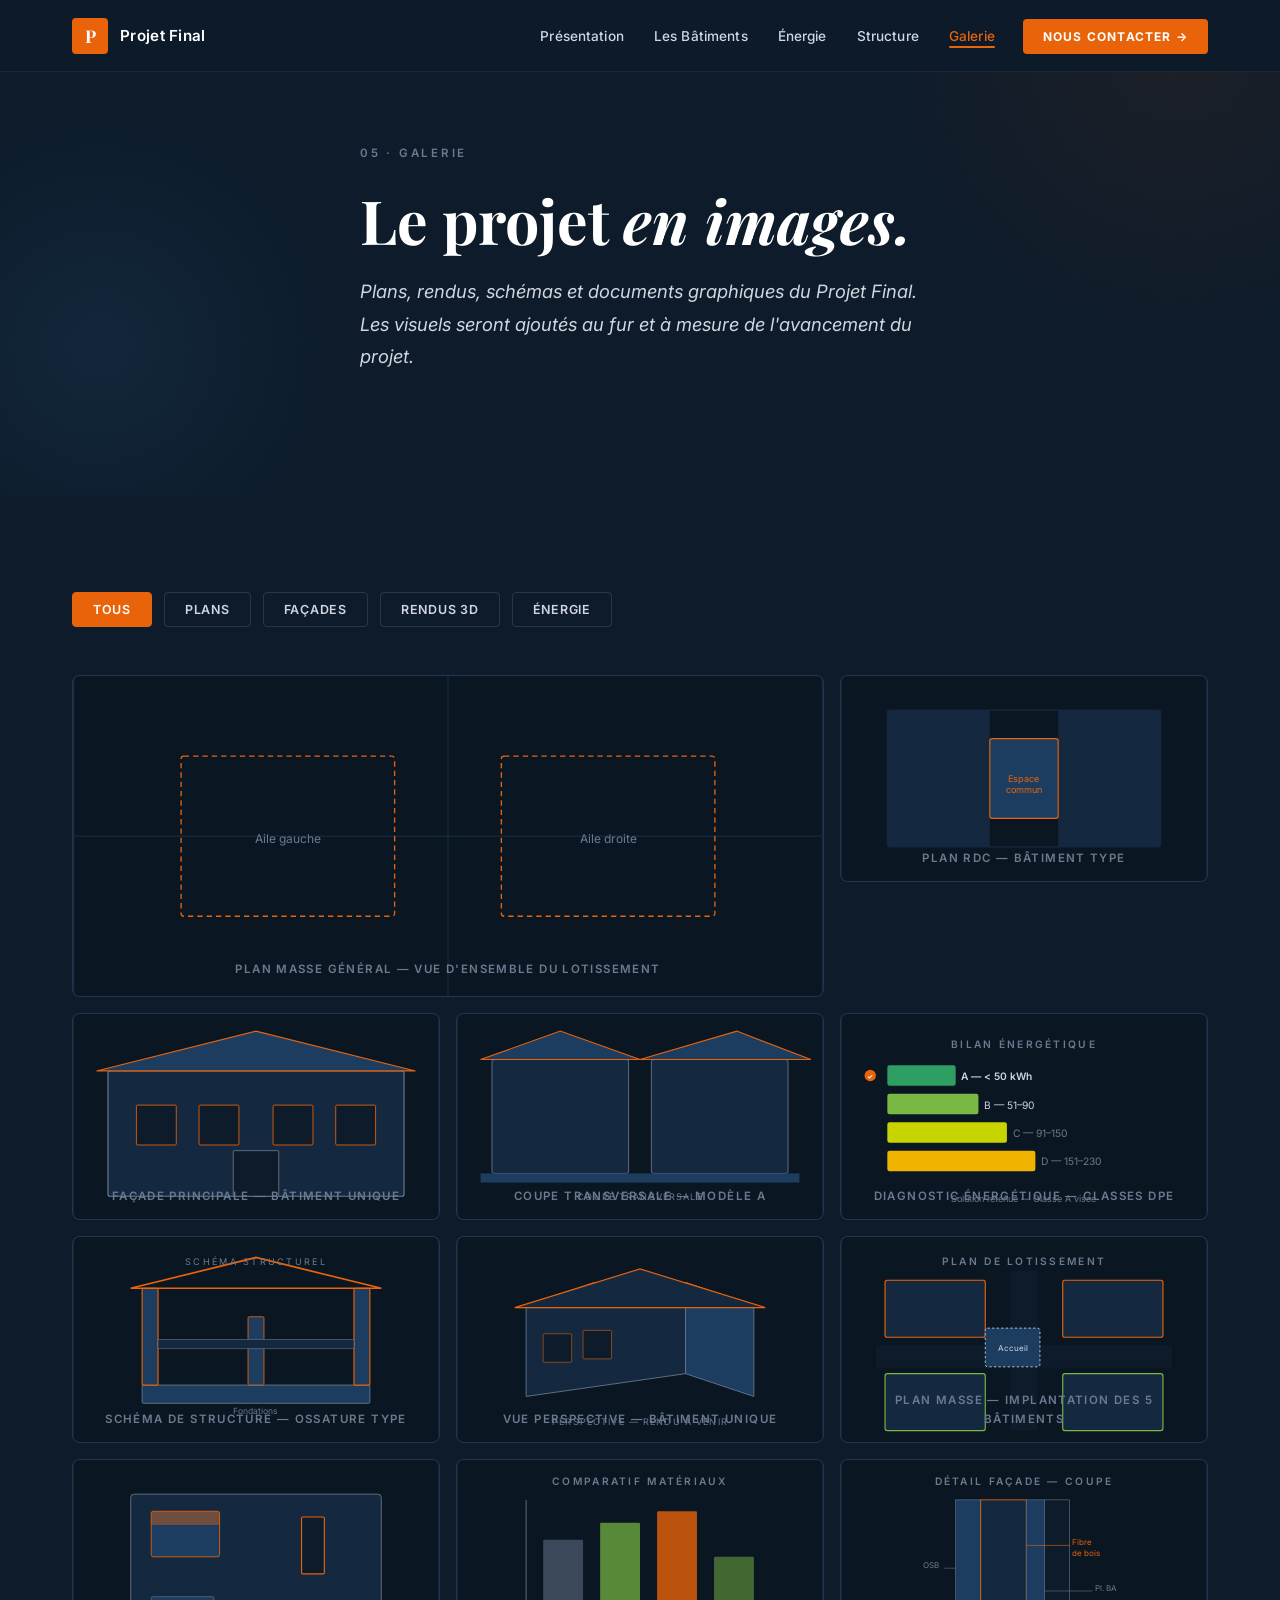
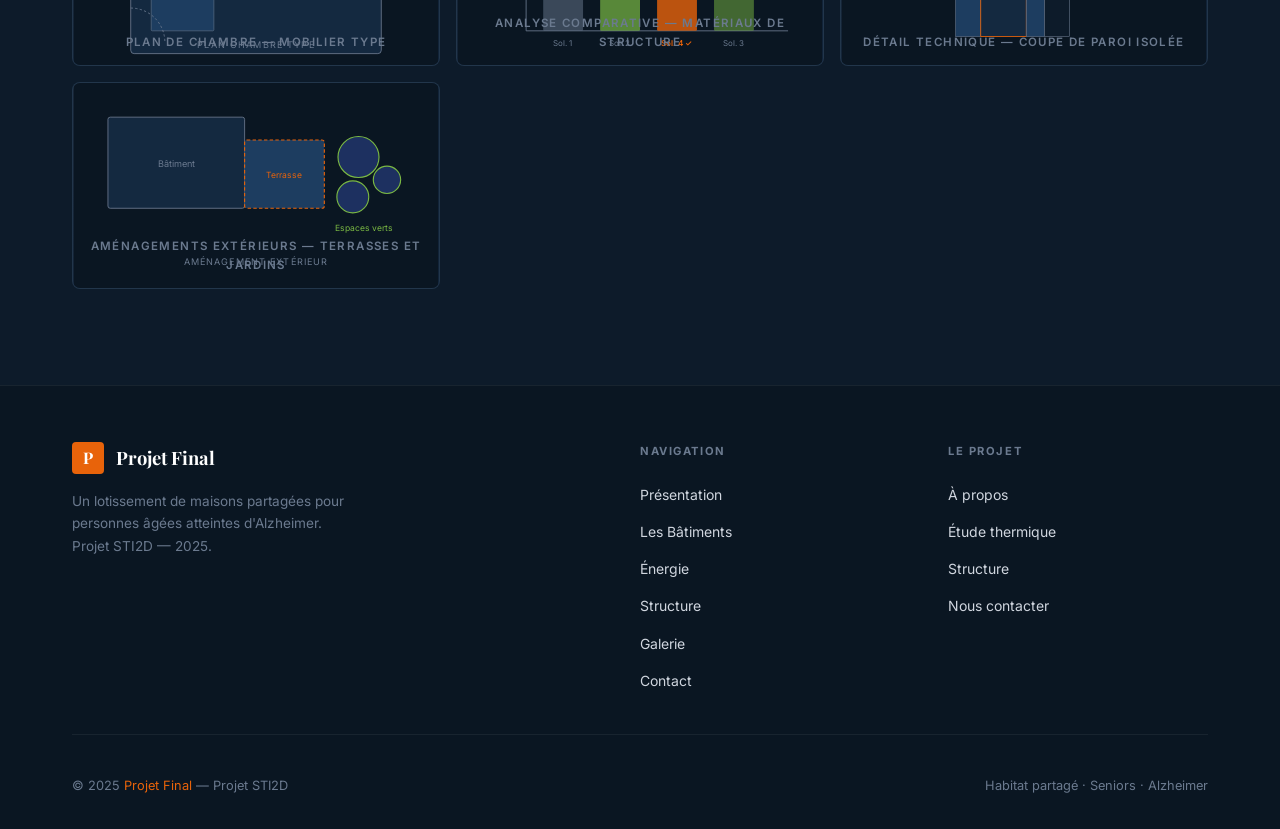
<file: galerie.html>
<!DOCTYPE html>
<html lang="fr">
<head>
  <meta charset="UTF-8">
  <meta name="viewport" content="width=device-width, initial-scale=1.0">
  <title>Galerie — Projet Final</title>
  <link rel="preconnect" href="https://fonts.googleapis.com">
  <link rel="preconnect" href="https://fonts.gstatic.com" crossorigin>
  <link href="https://fonts.googleapis.com/css2?family=Inter:wght@300;400;500;600;700&family=Playfair+Display:ital,wght@0,400;0,600;0,700;1,400;1,600;1,700&display=swap" rel="stylesheet">
  <link rel="stylesheet" href="style.css">
</head>
<body>

  <!-- ===== HEADER ===== -->
  <header class="header">
    <nav class="nav container">
      <a href="index.html" class="nav__logo">
        <span class="nav__logo-icon">P</span>
        <span class="nav__logo-text">Projet Final</span>
      </a>
      <ul class="nav__links">
        <li><a href="index.html" class="nav__link">Présentation</a></li>
        <li><a href="batiments.html" class="nav__link">Les Bâtiments</a></li>
        <li><a href="energie.html" class="nav__link">Énergie</a></li>
        <li><a href="structure.html" class="nav__link">Structure</a></li>
        <li><a href="galerie.html" class="nav__link active">Galerie</a></li>
        <li><a href="contact.html" class="nav__link nav__link--cta">NOUS CONTACTER →</a></li>
      </ul>
      <button class="nav__burger" id="burgerBtn" aria-label="Ouvrir le menu" aria-expanded="false">
        <span></span><span></span><span></span>
      </button>
    </nav>
    <nav class="nav__mobile" id="mobileNav">
      <a href="index.html" class="nav__link">Présentation</a>
      <a href="batiments.html" class="nav__link">Les Bâtiments</a>
      <a href="energie.html" class="nav__link">Énergie</a>
      <a href="structure.html" class="nav__link">Structure</a>
      <a href="galerie.html" class="nav__link active">Galerie</a>
      <a href="contact.html" class="nav__link nav__link--cta">NOUS CONTACTER →</a>
    </nav>
  </header>

  <main>

    <!-- ===== HERO ===== -->
    <section class="hero hero--short section--dark">
      <div class="hero__content container">
        <p class="hero__eyebrow">05 · Galerie</p>
        <h1 class="hero__title">Le projet <em>en images.</em></h1>
        <p class="hero__subtitle">Plans, rendus, schémas et documents graphiques du Projet Final. Les visuels seront ajoutés au fur et à mesure de l'avancement du projet.</p>
      </div>
    </section>

    <!-- ===== SECTION : GALERIE ===== -->
    <section class="section section--dark">
      <div class="container">

        <!-- Filtres catégories -->
        <div style="display:flex; gap:0.75rem; flex-wrap:wrap; margin-bottom:3rem;">
          <button style="font-family:'Inter',sans-serif; font-size:0.78rem; font-weight:600; letter-spacing:0.06em; text-transform:uppercase; padding:0.55rem 1.25rem; border-radius:var(--radius); border:1px solid var(--orange); background:var(--orange); color:var(--blanc); cursor:pointer; transition:background var(--transition);">Tous</button>
          <button style="font-family:'Inter',sans-serif; font-size:0.78rem; font-weight:600; letter-spacing:0.06em; text-transform:uppercase; padding:0.55rem 1.25rem; border-radius:var(--radius); border:1px solid rgba(255,255,255,0.12); background:transparent; color:var(--gris-clair); cursor:pointer; transition:background var(--transition), color var(--transition);">Plans</button>
          <button style="font-family:'Inter',sans-serif; font-size:0.78rem; font-weight:600; letter-spacing:0.06em; text-transform:uppercase; padding:0.55rem 1.25rem; border-radius:var(--radius); border:1px solid rgba(255,255,255,0.12); background:transparent; color:var(--gris-clair); cursor:pointer; transition:background var(--transition), color var(--transition);">Façades</button>
          <button style="font-family:'Inter',sans-serif; font-size:0.78rem; font-weight:600; letter-spacing:0.06em; text-transform:uppercase; padding:0.55rem 1.25rem; border-radius:var(--radius); border:1px solid rgba(255,255,255,0.12); background:transparent; color:var(--gris-clair); cursor:pointer; transition:background var(--transition), color var(--transition);">Rendus 3D</button>
          <button style="font-family:'Inter',sans-serif; font-size:0.78rem; font-weight:600; letter-spacing:0.06em; text-transform:uppercase; padding:0.55rem 1.25rem; border-radius:var(--radius); border:1px solid rgba(255,255,255,0.12); background:transparent; color:var(--gris-clair); cursor:pointer; transition:background var(--transition), color var(--transition);">Énergie</button>
        </div>

        <!-- Grille galerie -->
        <div class="gallery-grid">

          <!-- Item 1 — grand (2 colonnes) -->
          <div class="gallery-item" style="grid-column: span 2; aspect-ratio: 21/9;">
            <div class="gallery-item__overlay"></div>
            <svg viewBox="0 0 560 240" xmlns="http://www.w3.org/2000/svg" width="100%" height="100%" style="position:absolute;inset:0;">
              <rect width="560" height="240" fill="#0A1622"/>
              <line x1="0" y1="120" x2="560" y2="120" stroke="#1D3D60" stroke-width="0.5"/>
              <line x1="280" y1="0" x2="280" y2="240" stroke="#1D3D60" stroke-width="0.5"/>
              <rect x="80" y="60" width="160" height="120" rx="2" fill="none" stroke="#E8630A" stroke-width="1" stroke-dasharray="4,3"/>
              <rect x="320" y="60" width="160" height="120" rx="2" fill="none" stroke="#E8630A" stroke-width="1" stroke-dasharray="4,3"/>
              <text x="160" y="125" text-anchor="middle" fill="#6B7A8F" font-size="9" font-family="Inter">Aile gauche</text>
              <text x="400" y="125" text-anchor="middle" fill="#6B7A8F" font-size="9" font-family="Inter">Aile droite</text>
            </svg>
            <span class="gallery-item__label" style="position:absolute;bottom:1rem;left:0;right:0;">Plan masse général — Vue d'ensemble du lotissement</span>
          </div>

          <!-- Item 2 -->
          <div class="gallery-item">
            <div class="gallery-item__overlay"></div>
            <svg viewBox="0 0 320 180" xmlns="http://www.w3.org/2000/svg" width="100%" height="100%" style="position:absolute;inset:0;">
              <rect width="320" height="180" fill="#0A1622"/>
              <rect x="40" y="30" width="240" height="120" rx="3" fill="none" stroke="#142940" stroke-width="1"/>
              <rect x="40" y="30" width="90" height="120" fill="#142940"/>
              <rect x="190" y="30" width="90" height="120" fill="#142940"/>
              <rect x="130" y="55" width="60" height="70" rx="2" fill="#1D3D60" stroke="#E8630A" stroke-width="1"/>
              <text x="160" y="93" text-anchor="middle" fill="#E8630A" font-size="8" font-family="Inter">Espace</text>
              <text x="160" y="103" text-anchor="middle" fill="#E8630A" font-size="8" font-family="Inter">commun</text>
            </svg>
            <span class="gallery-item__label" style="position:absolute;bottom:0.75rem;left:0;right:0;">Plan RDC — Bâtiment type</span>
          </div>

          <!-- Item 3 -->
          <div class="gallery-item">
            <div class="gallery-item__overlay"></div>
            <svg viewBox="0 0 320 180" xmlns="http://www.w3.org/2000/svg" width="100%" height="100%" style="position:absolute;inset:0;">
              <rect width="320" height="180" fill="#0A1622"/>
              <!-- Façade simple -->
              <rect x="30" y="50" width="260" height="110" rx="2" fill="#142940" stroke="#6B7A8F" stroke-width="1"/>
              <!-- Toit -->
              <polygon points="20,50 160,15 300,50" fill="#1D3D60" stroke="#E8630A" stroke-width="1"/>
              <!-- Fenêtres -->
              <rect x="55" y="80" width="35" height="35" rx="1" fill="#0D1B2A" stroke="#E8630A" stroke-width="0.75"/>
              <rect x="110" y="80" width="35" height="35" rx="1" fill="#0D1B2A" stroke="#E8630A" stroke-width="0.75"/>
              <rect x="175" y="80" width="35" height="35" rx="1" fill="#0D1B2A" stroke="#E8630A" stroke-width="0.75"/>
              <rect x="230" y="80" width="35" height="35" rx="1" fill="#0D1B2A" stroke="#E8630A" stroke-width="0.75"/>
              <!-- Porte -->
              <rect x="140" y="120" width="40" height="40" rx="1" fill="#0D1B2A" stroke="#6B7A8F" stroke-width="0.75"/>
            </svg>
            <span class="gallery-item__label" style="position:absolute;bottom:0.75rem;left:0;right:0;">Façade principale — Bâtiment unique</span>
          </div>

          <!-- Item 4 -->
          <div class="gallery-item">
            <div class="gallery-item__overlay"></div>
            <svg viewBox="0 0 320 180" xmlns="http://www.w3.org/2000/svg" width="100%" height="100%" style="position:absolute;inset:0;">
              <rect width="320" height="180" fill="#0A1622"/>
              <!-- Coupe -->
              <rect x="30" y="40" width="120" height="100" rx="2" fill="#142940" stroke="#6B7A8F" stroke-width="0.75"/>
              <rect x="170" y="40" width="120" height="100" rx="2" fill="#142940" stroke="#6B7A8F" stroke-width="0.75"/>
              <!-- Toit coupe -->
              <polygon points="20,40 90,15 160,40" fill="#1D3D60" stroke="#E8630A" stroke-width="1"/>
              <polygon points="160,40 245,15 310,40" fill="#1D3D60" stroke="#E8630A" stroke-width="1"/>
              <!-- Sol -->
              <rect x="20" y="140" width="280" height="8" fill="#1D3D60"/>
              <text x="160" y="163" text-anchor="middle" fill="#6B7A8F" font-size="8" font-family="Inter" letter-spacing="1">COUPE TRANSVERSALE</text>
            </svg>
            <span class="gallery-item__label" style="position:absolute;bottom:0.75rem;left:0;right:0;">Coupe transversale — Modèle A</span>
          </div>

          <!-- Item 5 -->
          <div class="gallery-item">
            <div class="gallery-item__overlay"></div>
            <svg viewBox="0 0 320 180" xmlns="http://www.w3.org/2000/svg" width="100%" height="100%" style="position:absolute;inset:0;">
              <rect width="320" height="180" fill="#0A1622"/>
              <!-- Graphe DPE style -->
              <text x="160" y="30" text-anchor="middle" fill="#6B7A8F" font-size="9" font-family="Inter" letter-spacing="2" font-weight="600">BILAN ÉNERGÉTIQUE</text>
              <!-- Barres DPE -->
              <rect x="40" y="45" width="60" height="18" rx="2" fill="#2F9E63"/>
              <text x="105" y="58" fill="#D0D6DF" font-size="9" font-family="Inter" font-weight="600">A — &lt; 50 kWh</text>
              <rect x="40" y="70" width="80" height="18" rx="2" fill="#7AB843"/>
              <text x="125" y="83" fill="#D0D6DF" font-size="9" font-family="Inter">B — 51–90</text>
              <rect x="40" y="95" width="105" height="18" rx="2" fill="#C8D400"/>
              <text x="150" y="108" fill="#6B7A8F" font-size="9" font-family="Inter">C — 91–150</text>
              <rect x="40" y="120" width="130" height="18" rx="2" fill="#F0B400"/>
              <text x="175" y="133" fill="#6B7A8F" font-size="9" font-family="Inter">D — 151–230</text>
              <!-- Indicateur solution retenue -->
              <circle cx="25" cy="54" r="5" fill="#E8630A"/>
              <text x="25" y="57" text-anchor="middle" fill="#fff" font-size="6" font-family="Inter" font-weight="700">✓</text>
              <text x="160" y="165" text-anchor="middle" fill="#6B7A8F" font-size="8" font-family="Inter">Solution retenue — Classe A visée</text>
            </svg>
            <span class="gallery-item__label" style="position:absolute;bottom:0.75rem;left:0;right:0;">Diagnostic énergétique — Classes DPE</span>
          </div>

          <!-- Item 6 -->
          <div class="gallery-item">
            <div class="gallery-item__overlay"></div>
            <svg viewBox="0 0 320 180" xmlns="http://www.w3.org/2000/svg" width="100%" height="100%" style="position:absolute;inset:0;">
              <rect width="320" height="180" fill="#0A1622"/>
              <!-- Schéma structure -->
              <rect x="60" y="130" width="200" height="16" rx="1" fill="#1D3D60" stroke="#6B7A8F" stroke-width="0.75"/>
              <text x="160" y="155" text-anchor="middle" fill="#6B7A8F" font-size="7.5" font-family="Inter">Fondations</text>
              <rect x="60" y="45" width="14" height="85" rx="1" fill="#1D3D60" stroke="#E8630A" stroke-width="1"/>
              <rect x="246" y="45" width="14" height="85" rx="1" fill="#1D3D60" stroke="#E8630A" stroke-width="1"/>
              <rect x="153" y="70" width="14" height="60" rx="1" fill="#1D3D60" stroke="#E8630A" stroke-width="0.75"/>
              <polygon points="50,45 160,18 270,45" fill="none" stroke="#E8630A" stroke-width="1.5"/>
              <rect x="74" y="90" width="172" height="8" rx="1" fill="#142940" stroke="#6B7A8F" stroke-width="0.5"/>
              <text x="160" y="25" text-anchor="middle" fill="#6B7A8F" font-size="8" font-family="Inter" letter-spacing="2">SCHÉMA STRUCTUREL</text>
            </svg>
            <span class="gallery-item__label" style="position:absolute;bottom:0.75rem;left:0;right:0;">Schéma de structure — Ossature type</span>
          </div>

          <!-- Item 7 -->
          <div class="gallery-item">
            <div class="gallery-item__overlay"></div>
            <svg viewBox="0 0 320 180" xmlns="http://www.w3.org/2000/svg" width="100%" height="100%" style="position:absolute;inset:0;">
              <rect width="320" height="180" fill="#0A1622"/>
              <!-- Vue perspective simplifiée -->
              <polygon points="60,140 60,60 200,40 200,120" fill="#142940" stroke="#6B7A8F" stroke-width="0.75"/>
              <polygon points="200,40 260,60 260,140 200,120" fill="#1D3D60" stroke="#6B7A8F" stroke-width="0.75"/>
              <polygon points="60,60 120,40 260,60 200,40" fill="#1D3060" stroke="#E8630A" stroke-width="1"/>
              <!-- Toit volume -->
              <polygon points="50,62 160,28 270,62" fill="#142940" stroke="#E8630A" stroke-width="1"/>
              <!-- Fenêtres perspective -->
              <rect x="75" y="85" width="25" height="25" rx="1" fill="#0D1B2A" stroke="#E8630A" stroke-width="0.5"/>
              <rect x="110" y="82" width="25" height="25" rx="1" fill="#0D1B2A" stroke="#E8630A" stroke-width="0.5"/>
              <text x="160" y="165" text-anchor="middle" fill="#6B7A8F" font-size="8" font-family="Inter" letter-spacing="1">PERSPECTIVE — RENDU À VENIR</text>
            </svg>
            <span class="gallery-item__label" style="position:absolute;bottom:0.75rem;left:0;right:0;">Vue perspective — Bâtiment unique</span>
          </div>

          <!-- Item 8 -->
          <div class="gallery-item">
            <div class="gallery-item__overlay"></div>
            <svg viewBox="0 0 320 180" xmlns="http://www.w3.org/2000/svg" width="100%" height="100%" style="position:absolute;inset:0;">
              <rect width="320" height="180" fill="#0A1622"/>
              <text x="160" y="25" text-anchor="middle" fill="#6B7A8F" font-size="9" font-family="Inter" letter-spacing="2" font-weight="600">PLAN DE LOTISSEMENT</text>
              <!-- Allées -->
              <rect x="148" y="30" width="24" height="140" fill="#0D1B2A"/>
              <rect x="30" y="95" width="260" height="20" fill="#0D1B2A"/>
              <!-- 4 bâtiments -->
              <rect x="38" y="38" width="88" height="50" rx="2" fill="#142940" stroke="#E8630A" stroke-width="1"/>
              <rect x="194" y="38" width="88" height="50" rx="2" fill="#142940" stroke="#E8630A" stroke-width="1"/>
              <rect x="38" y="120" width="88" height="50" rx="2" fill="#142940" stroke="#7AB843" stroke-width="1"/>
              <rect x="194" y="120" width="88" height="50" rx="2" fill="#142940" stroke="#7AB843" stroke-width="1"/>
              <!-- Accueil -->
              <rect x="126" y="80" width="48" height="34" rx="2" fill="#1D3D60" stroke="#D0D6DF" stroke-width="0.75" stroke-dasharray="2,2"/>
              <text x="150" y="100" text-anchor="middle" fill="#D0D6DF" font-size="7" font-family="Inter">Accueil</text>
            </svg>
            <span class="gallery-item__label" style="position:absolute;bottom:0.75rem;left:0;right:0;">Plan masse — Implantation des 5 bâtiments</span>
          </div>

          <!-- Item 9 -->
          <div class="gallery-item">
            <div class="gallery-item__overlay"></div>
            <svg viewBox="0 0 320 180" xmlns="http://www.w3.org/2000/svg" width="100%" height="100%" style="position:absolute;inset:0;">
              <rect width="320" height="180" fill="#0A1622"/>
              <!-- Détail chambre -->
              <rect x="50" y="30" width="220" height="140" rx="3" fill="#142940" stroke="#6B7A8F" stroke-width="0.75"/>
              <!-- Lit -->
              <rect x="68" y="45" width="60" height="40" rx="2" fill="#1D3D60" stroke="#E8630A" stroke-width="0.75"/>
              <rect x="68" y="45" width="60" height="12" rx="1" fill="#E8630A" opacity="0.4"/>
              <!-- Bureau -->
              <rect x="68" y="120" width="55" height="30" rx="1" fill="#1D3D60" stroke="#6B7A8F" stroke-width="0.5"/>
              <!-- Fenêtre -->
              <rect x="200" y="50" width="20" height="50" rx="1" fill="#0D1B2A" stroke="#E8630A" stroke-width="1"/>
              <!-- Porte -->
              <path d="M50,130 A30,30 0 0,1 80,160" fill="none" stroke="#6B7A8F" stroke-width="0.75" stroke-dasharray="2,2"/>
              <text x="160" y="165" text-anchor="middle" fill="#6B7A8F" font-size="8" font-family="Inter" letter-spacing="1">PLAN CHAMBRE TYPE</text>
            </svg>
            <span class="gallery-item__label" style="position:absolute;bottom:0.75rem;left:0;right:0;">Plan de chambre — Mobilier type</span>
          </div>

          <!-- Item 10 -->
          <div class="gallery-item">
            <div class="gallery-item__overlay"></div>
            <svg viewBox="0 0 320 180" xmlns="http://www.w3.org/2000/svg" width="100%" height="100%" style="position:absolute;inset:0;">
              <rect width="320" height="180" fill="#0A1622"/>
              <!-- Graphe comparatif solutions -->
              <text x="160" y="22" text-anchor="middle" fill="#6B7A8F" font-size="9" font-family="Inter" letter-spacing="2" font-weight="600">COMPARATIF MATÉRIAUX</text>
              <!-- Axe Y -->
              <line x1="60" y1="35" x2="60" y2="150" stroke="#6B7A8F" stroke-width="0.75"/>
              <!-- Axe X -->
              <line x1="60" y1="150" x2="290" y2="150" stroke="#6B7A8F" stroke-width="0.75"/>
              <!-- Barres -->
              <rect x="75" y="70" width="35" height="80" rx="1" fill="#6B7A8F" opacity="0.5"/>
              <rect x="125" y="55" width="35" height="95" rx="1" fill="#7AB843" opacity="0.7"/>
              <rect x="175" y="45" width="35" height="105" rx="1" fill="#E8630A" opacity="0.8"/>
              <rect x="225" y="85" width="35" height="65" rx="1" fill="#7AB843" opacity="0.5"/>
              <!-- Labels -->
              <text x="92" y="163" text-anchor="middle" fill="#6B7A8F" font-size="7" font-family="Inter">Sol. 1</text>
              <text x="142" y="163" text-anchor="middle" fill="#6B7A8F" font-size="7" font-family="Inter">Sol. 2</text>
              <text x="192" y="163" text-anchor="middle" fill="#E8630A" font-size="7" font-family="Inter" font-weight="600">Sol. 4 ✓</text>
              <text x="242" y="163" text-anchor="middle" fill="#6B7A8F" font-size="7" font-family="Inter">Sol. 3</text>
              <text x="35" y="38" text-anchor="middle" fill="#6B7A8F" font-size="7" font-family="Inter" transform="rotate(-90,35,100)">Performance</text>
            </svg>
            <span class="gallery-item__label" style="position:absolute;bottom:0.75rem;left:0;right:0;">Analyse comparative — Matériaux de structure</span>
          </div>

          <!-- Item 11 -->
          <div class="gallery-item">
            <div class="gallery-item__overlay"></div>
            <svg viewBox="0 0 320 180" xmlns="http://www.w3.org/2000/svg" width="100%" height="100%" style="position:absolute;inset:0;">
              <rect width="320" height="180" fill="#0A1622"/>
              <text x="160" y="22" text-anchor="middle" fill="#6B7A8F" font-size="9" font-family="Inter" letter-spacing="2" font-weight="600">DÉTAIL FAÇADE — COUPE</text>
              <!-- Coupe paroi -->
              <rect x="100" y="35" width="22" height="120" fill="#1D3D60" stroke="#6B7A8F" stroke-width="0.5"/>
              <rect x="122" y="35" width="40" height="120" fill="#142940" stroke="#E8630A" stroke-width="0.75"/>
              <rect x="162" y="35" width="16" height="120" fill="#1D3D60" stroke="#6B7A8F" stroke-width="0.5"/>
              <rect x="178" y="35" width="22" height="120" fill="#0D1B2A" stroke="#6B7A8F" stroke-width="0.5"/>
              <!-- Labels -->
              <line x1="90" y1="95" x2="100" y2="95" stroke="#6B7A8F" stroke-width="0.5"/>
              <text x="85" y="95" text-anchor="end" fill="#6B7A8F" font-size="7" font-family="Inter">OSB</text>
              <line x1="200" y1="75" x2="162" y2="75" stroke="#E8630A" stroke-width="0.5"/>
              <text x="202" y="75" fill="#E8630A" font-size="7" font-family="Inter">Fibre</text>
              <text x="202" y="84" fill="#E8630A" font-size="7" font-family="Inter">de bois</text>
              <line x1="220" y1="115" x2="178" y2="115" stroke="#6B7A8F" stroke-width="0.5"/>
              <text x="222" y="115" fill="#6B7A8F" font-size="7" font-family="Inter">Pl. BA</text>
            </svg>
            <span class="gallery-item__label" style="position:absolute;bottom:0.75rem;left:0;right:0;">Détail technique — Coupe de paroi isolée</span>
          </div>

          <!-- Item 12 -->
          <div class="gallery-item">
            <div class="gallery-item__overlay"></div>
            <svg viewBox="0 0 320 180" xmlns="http://www.w3.org/2000/svg" width="100%" height="100%" style="position:absolute;inset:0;">
              <rect width="320" height="180" fill="#0A1622"/>
              <!-- Espace extérieur / terrasse -->
              <rect x="30" y="30" width="120" height="80" rx="2" fill="#142940" stroke="#6B7A8F" stroke-width="0.75"/>
              <text x="90" y="74" text-anchor="middle" fill="#6B7A8F" font-size="8" font-family="Inter">Bâtiment</text>
              <!-- Terrasse -->
              <rect x="150" y="50" width="70" height="60" rx="2" fill="#1D3D60" stroke="#E8630A" stroke-width="1" stroke-dasharray="3,2"/>
              <text x="185" y="83" text-anchor="middle" fill="#E8630A" font-size="7.5" font-family="Inter">Terrasse</text>
              <!-- Végétation -->
              <circle cx="250" cy="65" r="18" fill="#1D3060" stroke="#7AB843" stroke-width="1"/>
              <circle cx="275" cy="85" r="12" fill="#1D3060" stroke="#7AB843" stroke-width="1"/>
              <circle cx="245" cy="100" r="14" fill="#1D3060" stroke="#7AB843" stroke-width="1"/>
              <text x="255" y="130" text-anchor="middle" fill="#7AB843" font-size="7.5" font-family="Inter">Espaces verts</text>
              <text x="160" y="160" text-anchor="middle" fill="#6B7A8F" font-size="8" font-family="Inter" letter-spacing="1">AMÉNAGEMENT EXTÉRIEUR</text>
            </svg>
            <span class="gallery-item__label" style="position:absolute;bottom:0.75rem;left:0;right:0;">Aménagements extérieurs — Terrasses et jardins</span>
          </div>

        </div>

      </div>
    </section>

  </main>

  <!-- ===== FOOTER ===== -->
  <footer class="footer">
    <div class="container">
      <div class="footer__grid">
        <div class="footer__brand">
          <div class="footer__logo">
            <span class="footer__logo-icon">P</span>
            <span class="footer__brand-name">Projet Final</span>
          </div>
          <p class="footer__brand-desc">Un lotissement de maisons partagées pour personnes âgées atteintes d'Alzheimer. Projet STI2D — 2025.</p>
        </div>
        <div>
          <div class="footer__heading">Navigation</div>
          <ul class="footer__links">
            <li><a href="index.html" class="footer__link">Présentation</a></li>
            <li><a href="batiments.html" class="footer__link">Les Bâtiments</a></li>
            <li><a href="energie.html" class="footer__link">Énergie</a></li>
            <li><a href="structure.html" class="footer__link">Structure</a></li>
            <li><a href="galerie.html" class="footer__link">Galerie</a></li>
            <li><a href="contact.html" class="footer__link">Contact</a></li>
          </ul>
        </div>
        <div>
          <div class="footer__heading">Le projet</div>
          <ul class="footer__links">
            <li><a href="index.html#projet" class="footer__link">À propos</a></li>
            <li><a href="energie.html" class="footer__link">Étude thermique</a></li>
            <li><a href="structure.html" class="footer__link">Structure</a></li>
            <li><a href="contact.html" class="footer__link">Nous contacter</a></li>
          </ul>
        </div>
      </div>
      <div class="footer__bottom">
        <p class="footer__copy">© 2025 <span>Projet Final</span> — Projet STI2D</p>
        <p class="footer__copy">Habitat partagé · Seniors · Alzheimer</p>
      </div>
    </div>
  </footer>

  <script src="script.js"></script>
</body>
</html>
</file>
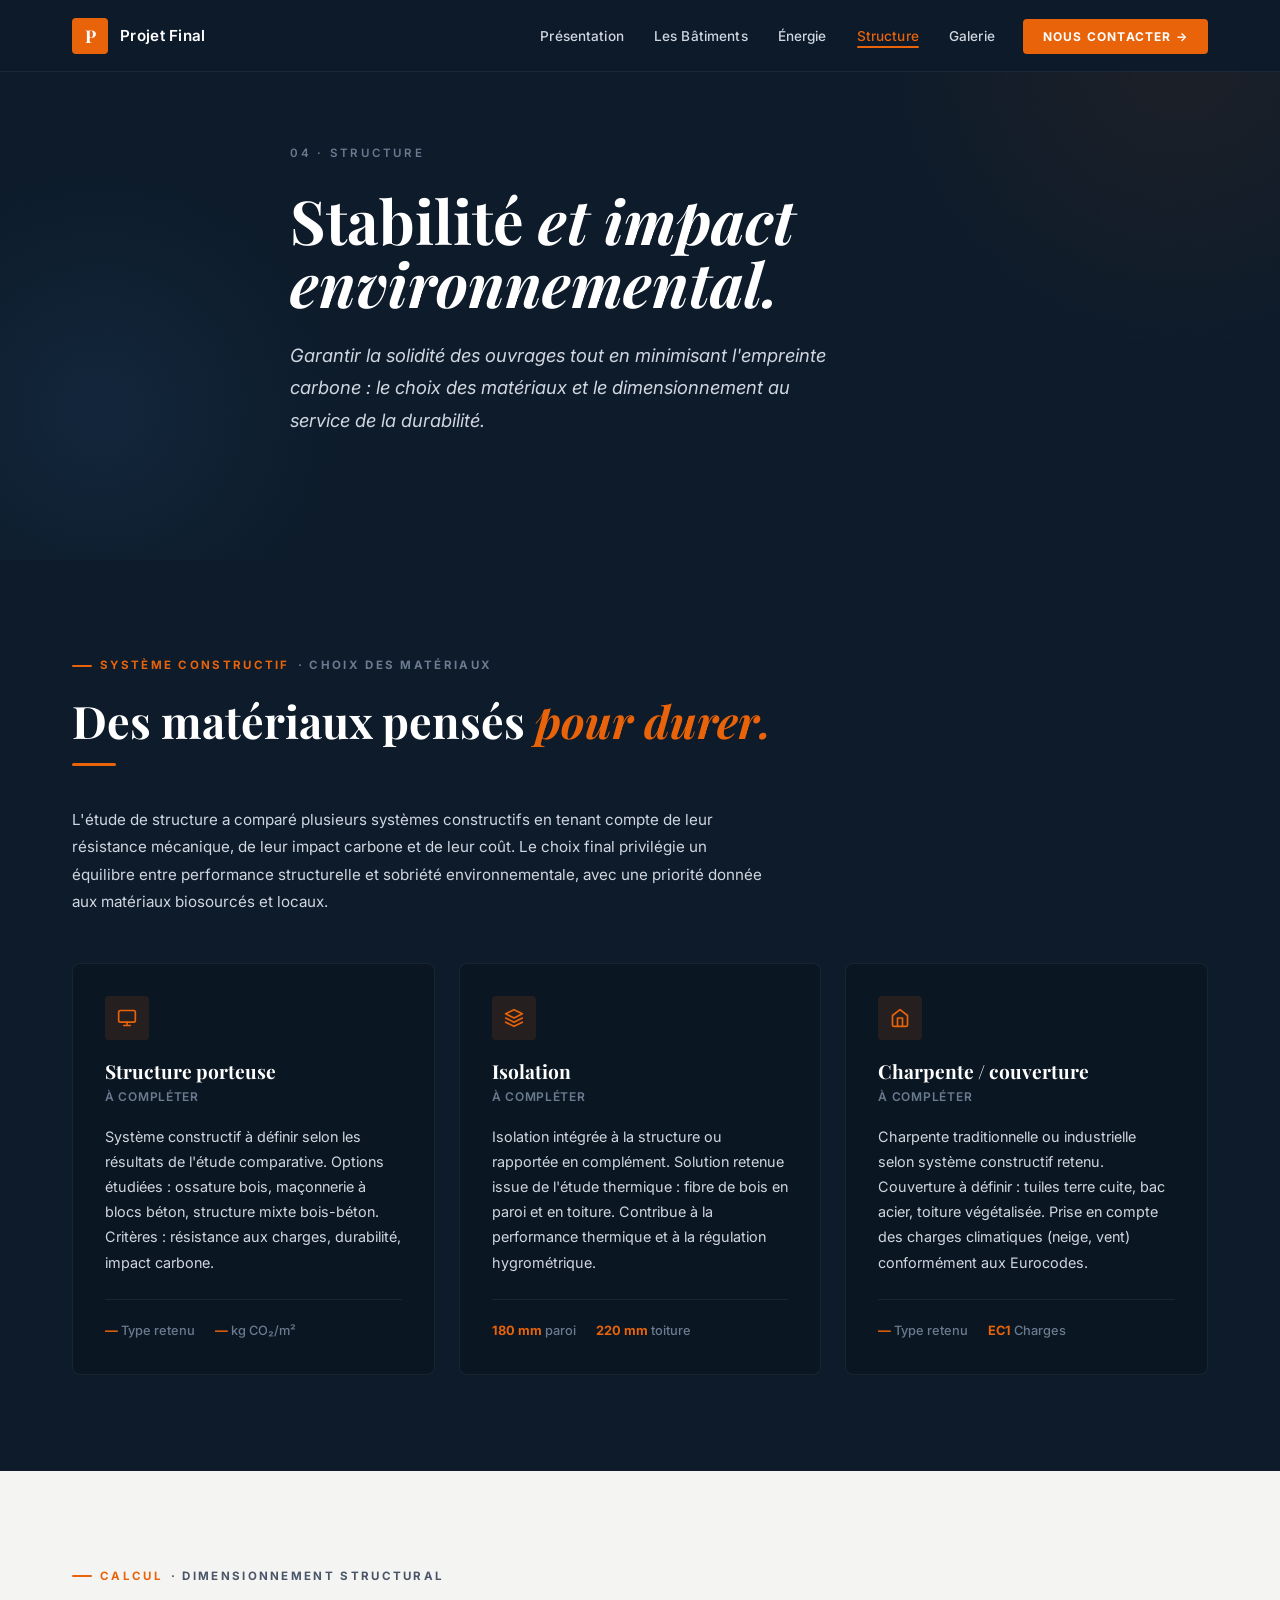
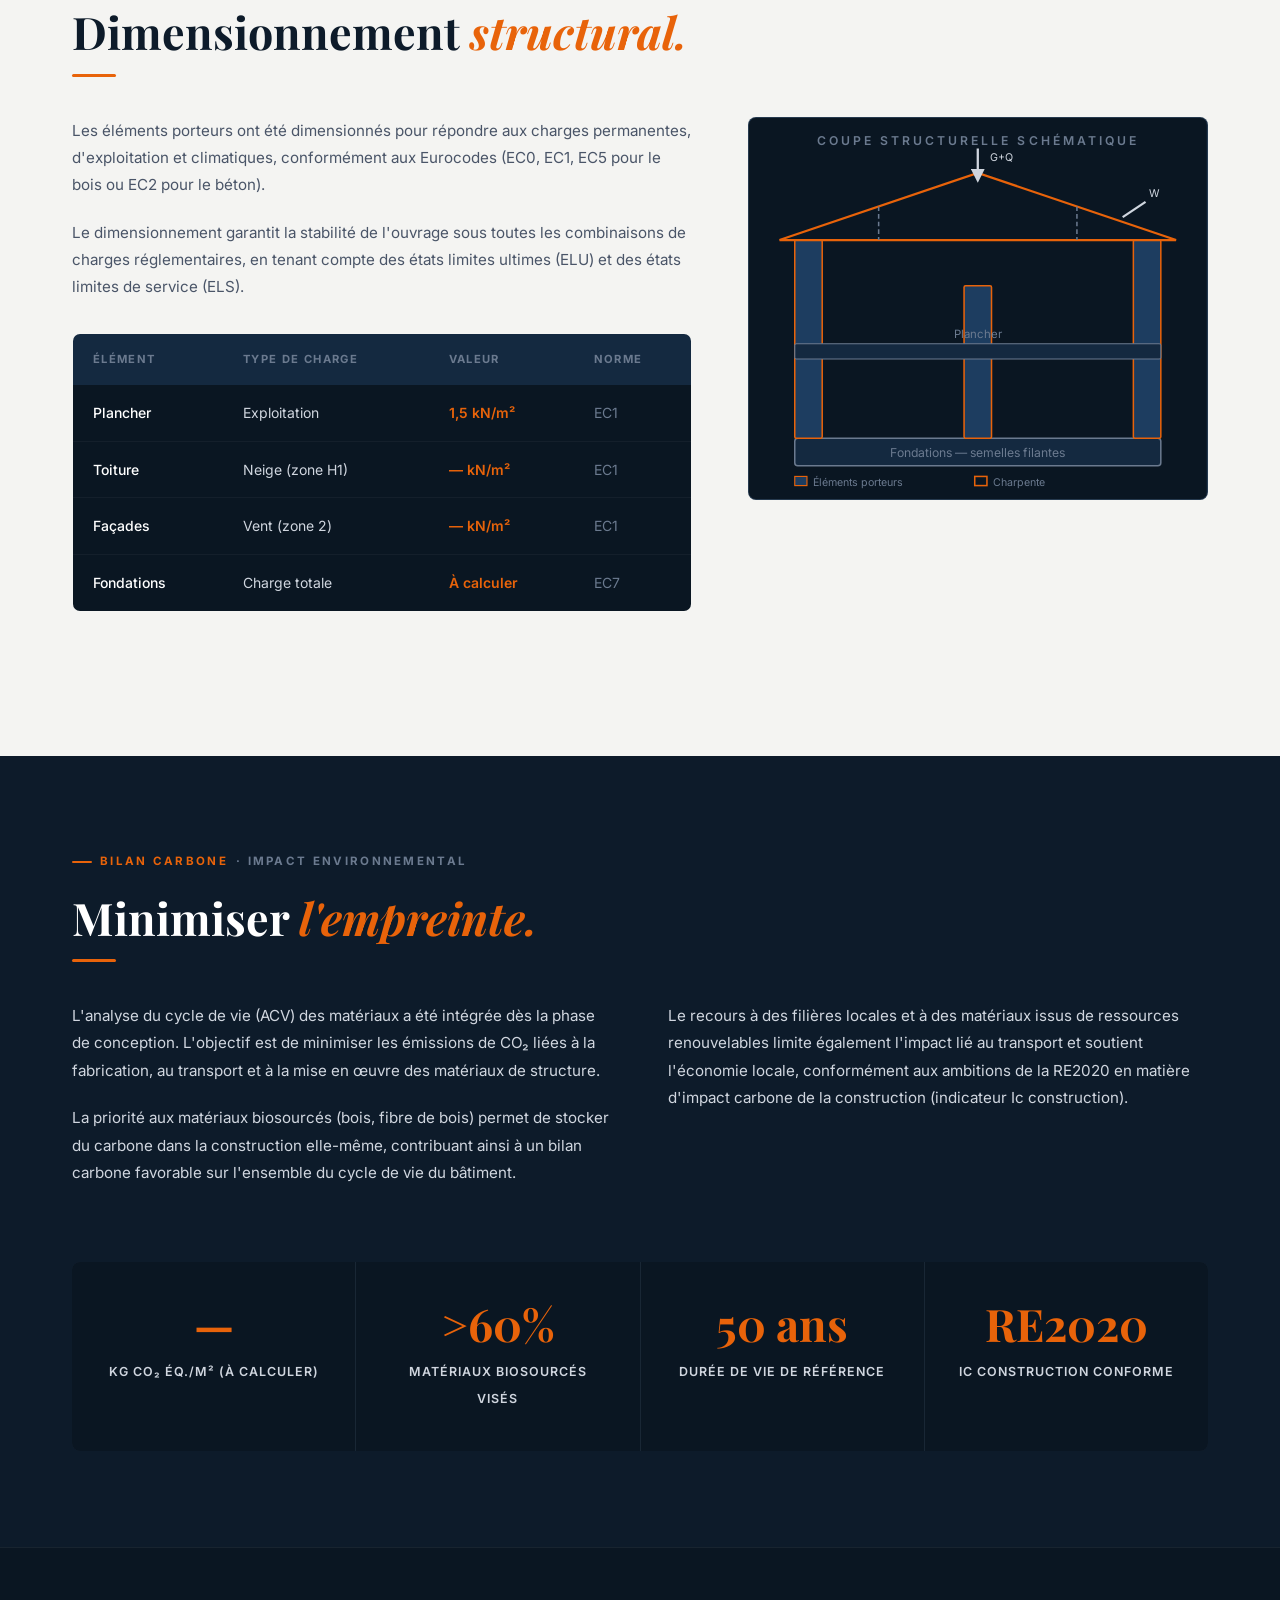
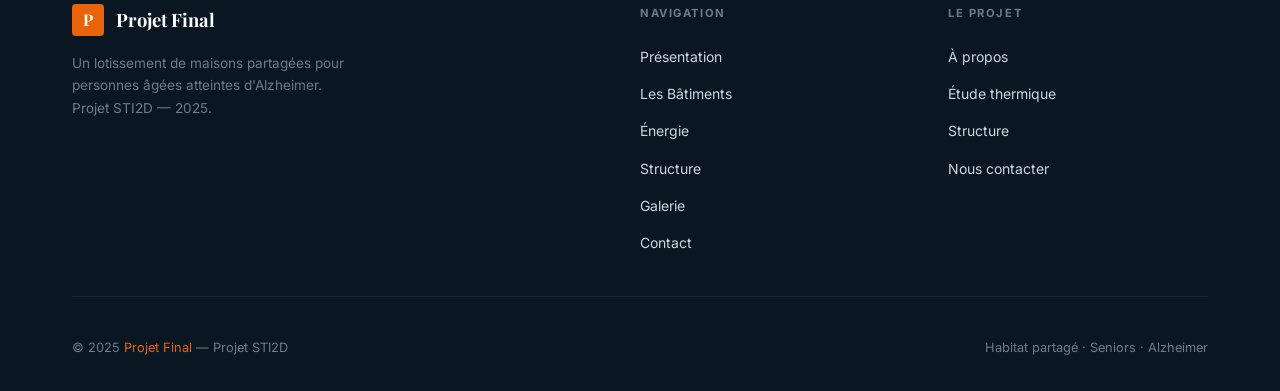
<file: structure.html>
<!DOCTYPE html>
<html lang="fr">
<head>
  <meta charset="UTF-8">
  <meta name="viewport" content="width=device-width, initial-scale=1.0">
  <title>Structure — Projet Final</title>
  <link rel="preconnect" href="https://fonts.googleapis.com">
  <link rel="preconnect" href="https://fonts.gstatic.com" crossorigin>
  <link href="https://fonts.googleapis.com/css2?family=Inter:wght@300;400;500;600;700&family=Playfair+Display:ital,wght@0,400;0,600;0,700;1,400;1,600;1,700&display=swap" rel="stylesheet">
  <link rel="stylesheet" href="style.css">
</head>
<body>

  <!-- ===== HEADER ===== -->
  <header class="header">
    <nav class="nav container">
      <a href="index.html" class="nav__logo">
        <span class="nav__logo-icon">P</span>
        <span class="nav__logo-text">Projet Final</span>
      </a>
      <ul class="nav__links">
        <li><a href="index.html" class="nav__link">Présentation</a></li>
        <li><a href="batiments.html" class="nav__link">Les Bâtiments</a></li>
        <li><a href="energie.html" class="nav__link">Énergie</a></li>
        <li><a href="structure.html" class="nav__link active">Structure</a></li>
        <li><a href="galerie.html" class="nav__link">Galerie</a></li>
        <li><a href="contact.html" class="nav__link nav__link--cta">NOUS CONTACTER →</a></li>
      </ul>
      <button class="nav__burger" id="burgerBtn" aria-label="Ouvrir le menu" aria-expanded="false">
        <span></span><span></span><span></span>
      </button>
    </nav>
    <nav class="nav__mobile" id="mobileNav">
      <a href="index.html" class="nav__link">Présentation</a>
      <a href="batiments.html" class="nav__link">Les Bâtiments</a>
      <a href="energie.html" class="nav__link">Énergie</a>
      <a href="structure.html" class="nav__link active">Structure</a>
      <a href="galerie.html" class="nav__link">Galerie</a>
      <a href="contact.html" class="nav__link nav__link--cta">NOUS CONTACTER →</a>
    </nav>
  </header>

  <main>

    <!-- ===== HERO ===== -->
    <section class="hero hero--short section--dark">
      <div class="hero__content container">
        <p class="hero__eyebrow">04 · Structure</p>
        <h1 class="hero__title">Stabilité <em>et impact environnemental.</em></h1>
        <p class="hero__subtitle">Garantir la solidité des ouvrages tout en minimisant l'empreinte carbone : le choix des matériaux et le dimensionnement au service de la durabilité.</p>
      </div>
    </section>

    <!-- ===== SECTION : CHOIX DES MATÉRIAUX ===== -->
    <section class="section section--dark">
      <div class="container">

        <p class="section__eyebrow"><span>Système constructif</span> · Choix des matériaux</p>
        <h2 class="section__title">Des matériaux pensés <em>pour durer.</em></h2>
        <div class="section__underline"></div>

        <p class="section__text" style="max-width:700px; margin-bottom:3rem;">
          L'étude de structure a comparé plusieurs systèmes constructifs en tenant compte de leur résistance mécanique, de leur impact carbone et de leur coût. Le choix final privilégie un équilibre entre performance structurelle et sobriété environnementale, avec une priorité donnée aux matériaux biosourcés et locaux.
        </p>

        <div class="cards-grid cards-grid--3">

          <div class="card">
            <div class="card__icon">
              <svg width="20" height="20" viewBox="0 0 24 24" fill="none">
                <rect x="2" y="3" width="20" height="14" rx="2" stroke="#E8630A" stroke-width="2"/>
                <path d="M8 21h8M12 17v4" stroke="#E8630A" stroke-width="2" stroke-linecap="round"/>
              </svg>
            </div>
            <h3 class="card__title">Structure porteuse</h3>
            <p class="card__subtitle">À compléter</p>
            <p class="card__text">
              Système constructif à définir selon les résultats de l'étude comparative. Options étudiées : ossature bois, maçonnerie à blocs béton, structure mixte bois-béton. Critères : résistance aux charges, durabilité, impact carbone.
            </p>
            <div class="card__stats">
              <span class="card__stat"><strong>—</strong> Type retenu</span>
              <span class="card__stat"><strong>—</strong> kg CO₂/m²</span>
            </div>
          </div>

          <div class="card">
            <div class="card__icon">
              <svg width="20" height="20" viewBox="0 0 24 24" fill="none">
                <path d="M12 2L2 7l10 5 10-5-10-5z" stroke="#E8630A" stroke-width="2" stroke-linecap="round" stroke-linejoin="round"/>
                <path d="M2 17l10 5 10-5M2 12l10 5 10-5" stroke="#E8630A" stroke-width="2" stroke-linecap="round" stroke-linejoin="round"/>
              </svg>
            </div>
            <h3 class="card__title">Isolation</h3>
            <p class="card__subtitle">À compléter</p>
            <p class="card__text">
              Isolation intégrée à la structure ou rapportée en complément. Solution retenue issue de l'étude thermique : fibre de bois en paroi et en toiture. Contribue à la performance thermique et à la régulation hygrométrique.
            </p>
            <div class="card__stats">
              <span class="card__stat"><strong>180 mm</strong> paroi</span>
              <span class="card__stat"><strong>220 mm</strong> toiture</span>
            </div>
          </div>

          <div class="card">
            <div class="card__icon">
              <svg width="20" height="20" viewBox="0 0 24 24" fill="none">
                <path d="M3 9l9-7 9 7v11a2 2 0 0 1-2 2H5a2 2 0 0 1-2-2z" stroke="#E8630A" stroke-width="2" stroke-linecap="round" stroke-linejoin="round"/>
                <polyline points="9,22 9,12 15,12 15,22" stroke="#E8630A" stroke-width="2" stroke-linecap="round" stroke-linejoin="round"/>
              </svg>
            </div>
            <h3 class="card__title">Charpente / couverture</h3>
            <p class="card__subtitle">À compléter</p>
            <p class="card__text">
              Charpente traditionnelle ou industrielle selon système constructif retenu. Couverture à définir : tuiles terre cuite, bac acier, toiture végétalisée. Prise en compte des charges climatiques (neige, vent) conformément aux Eurocodes.
            </p>
            <div class="card__stats">
              <span class="card__stat"><strong>—</strong> Type retenu</span>
              <span class="card__stat"><strong>EC1</strong> Charges</span>
            </div>
          </div>

        </div>

      </div>
    </section>

    <!-- ===== SECTION : DIMENSIONNEMENT ===== -->
    <section class="section section--light">
      <div class="container">

        <p class="section__eyebrow"><span>Calcul</span> · Dimensionnement structural</p>
        <h2 class="section__title">Dimensionnement <em>structural.</em></h2>
        <div class="section__underline"></div>

        <div class="two-col two-col--wide-left" style="margin-bottom:3rem;">
          <div>
            <p class="section__text">
              Les éléments porteurs ont été dimensionnés pour répondre aux charges permanentes, d'exploitation et climatiques, conformément aux Eurocodes (EC0, EC1, EC5 pour le bois ou EC2 pour le béton).
            </p>
            <p class="section__text">
              Le dimensionnement garantit la stabilité de l'ouvrage sous toutes les combinaisons de charges réglementaires, en tenant compte des états limites ultimes (ELU) et des états limites de service (ELS).
            </p>

            <!-- Tableau simplifié -->
            <div class="table-wrapper" style="margin-top:2rem;">
              <table class="data-table">
                <thead>
                  <tr>
                    <th>Élément</th>
                    <th>Type de charge</th>
                    <th>Valeur</th>
                    <th>Norme</th>
                  </tr>
                </thead>
                <tbody>
                  <tr>
                    <td style="color:var(--blanc); font-weight:500;">Plancher</td>
                    <td>Exploitation</td>
                    <td style="color:var(--orange); font-weight:600;">1,5 kN/m²</td>
                    <td style="color:var(--gris-acier-clair);">EC1</td>
                  </tr>
                  <tr>
                    <td style="color:var(--blanc); font-weight:500;">Toiture</td>
                    <td>Neige (zone H1)</td>
                    <td style="color:var(--orange); font-weight:600;">— kN/m²</td>
                    <td style="color:var(--gris-acier-clair);">EC1</td>
                  </tr>
                  <tr>
                    <td style="color:var(--blanc); font-weight:500;">Façades</td>
                    <td>Vent (zone 2)</td>
                    <td style="color:var(--orange); font-weight:600;">— kN/m²</td>
                    <td style="color:var(--gris-acier-clair);">EC1</td>
                  </tr>
                  <tr>
                    <td style="color:var(--blanc); font-weight:500;">Fondations</td>
                    <td>Charge totale</td>
                    <td style="color:var(--orange); font-weight:600;">À calculer</td>
                    <td style="color:var(--gris-acier-clair);">EC7</td>
                  </tr>
                </tbody>
              </table>
            </div>
          </div>

          <!-- Schéma structurel SVG -->
          <div class="plan-wrapper" style="min-height:280px;">
            <svg viewBox="0 0 300 250" xmlns="http://www.w3.org/2000/svg" width="100%">
              <rect width="300" height="250" fill="#0A1622"/>

              <!-- Label -->
              <text x="150" y="18" text-anchor="middle" fill="#6B7A8F" font-size="8" font-family="Inter" letter-spacing="2" font-weight="600">COUPE STRUCTURELLE SCHÉMATIQUE</text>

              <!-- Fondations -->
              <rect x="30" y="210" width="240" height="18" rx="2" fill="#142940" stroke="#6B7A8F" stroke-width="1"/>
              <text x="150" y="222" text-anchor="middle" fill="#6B7A8F" font-size="8" font-family="Inter">Fondations — semelles filantes</text>

              <!-- Murs porteurs -->
              <rect x="30" y="80" width="18" height="130" rx="1" fill="#1D3D60" stroke="#E8630A" stroke-width="1"/>
              <rect x="252" y="80" width="18" height="130" rx="1" fill="#1D3D60" stroke="#E8630A" stroke-width="1"/>
              <!-- Poteau central -->
              <rect x="141" y="110" width="18" height="100" rx="1" fill="#1D3D60" stroke="#E8630A" stroke-width="1"/>

              <!-- Plancher -->
              <rect x="30" y="148" width="240" height="10" rx="1" fill="#142940" stroke="#6B7A8F" stroke-width="0.75"/>
              <text x="150" y="144" text-anchor="middle" fill="#6B7A8F" font-size="7.5" font-family="Inter">Plancher</text>

              <!-- Charpente -->
              <polygon points="20,80 150,36 280,80" fill="none" stroke="#E8630A" stroke-width="1.5"/>
              <!-- Contre-fiche -->
              <line x1="85" y1="58" x2="85" y2="80" stroke="#6B7A8F" stroke-width="1" stroke-dasharray="3,2"/>
              <line x1="215" y1="58" x2="215" y2="80" stroke="#6B7A8F" stroke-width="1" stroke-dasharray="3,2"/>

              <!-- Flèches charges -->
              <line x1="150" y1="20" x2="150" y2="38" stroke="#D0D6DF" stroke-width="1.5" marker-end="url(#arrow)"/>
              <text x="158" y="28" fill="#D0D6DF" font-size="7" font-family="Inter">G+Q</text>
              <line x1="260" y1="55" x2="245" y2="65" stroke="#D0D6DF" stroke-width="1.5"/>
              <text x="262" y="52" fill="#D0D6DF" font-size="7" font-family="Inter">W</text>

              <!-- Légende -->
              <rect x="30" y="235" width="8" height="6" fill="#1D3D60" stroke="#E8630A" stroke-width="0.75"/>
              <text x="42" y="241" fill="#6B7A8F" font-size="7" font-family="Inter">Éléments porteurs</text>
              <rect x="148" y="235" width="8" height="6" fill="none" stroke="#E8630A" stroke-width="1"/>
              <text x="160" y="241" fill="#6B7A8F" font-size="7" font-family="Inter">Charpente</text>

              <defs>
                <marker id="arrow" markerWidth="6" markerHeight="6" refX="3" refY="3" orient="auto">
                  <path d="M0,0 L6,3 L0,6 Z" fill="#D0D6DF"/>
                </marker>
              </defs>
            </svg>
          </div>
        </div>

      </div>
    </section>

    <!-- ===== SECTION : IMPACT ENVIRONNEMENTAL ===== -->
    <section class="section section--dark">
      <div class="container">

        <p class="section__eyebrow"><span>Bilan carbone</span> · Impact environnemental</p>
        <h2 class="section__title">Minimiser <em>l'empreinte.</em></h2>
        <div class="section__underline"></div>

        <div class="two-col" style="margin-bottom:3.5rem;">
          <div>
            <p class="section__text">
              L'analyse du cycle de vie (ACV) des matériaux a été intégrée dès la phase de conception. L'objectif est de minimiser les émissions de CO₂ liées à la fabrication, au transport et à la mise en œuvre des matériaux de structure.
            </p>
            <p class="section__text">
              La priorité aux matériaux biosourcés (bois, fibre de bois) permet de stocker du carbone dans la construction elle-même, contribuant ainsi à un bilan carbone favorable sur l'ensemble du cycle de vie du bâtiment.
            </p>
          </div>
          <div>
            <p class="section__text">
              Le recours à des filières locales et à des matériaux issus de ressources renouvelables limite également l'impact lié au transport et soutient l'économie locale, conformément aux ambitions de la RE2020 en matière d'impact carbone de la construction (indicateur Ic construction).
            </p>
          </div>
        </div>

        <!-- Chiffres clés impact -->
        <div class="stats-grid">
          <div class="stat-block">
            <span class="stat-block__number">—</span>
            <span class="stat-block__label">kg CO₂ éq./m² (à calculer)</span>
          </div>
          <div class="stat-block">
            <span class="stat-block__number">&gt;60%</span>
            <span class="stat-block__label">Matériaux biosourcés visés</span>
          </div>
          <div class="stat-block">
            <span class="stat-block__number">50 ans</span>
            <span class="stat-block__label">Durée de vie de référence</span>
          </div>
          <div class="stat-block">
            <span class="stat-block__number">RE2020</span>
            <span class="stat-block__label">Ic construction conforme</span>
          </div>
        </div>

      </div>
    </section>

  </main>

  <!-- ===== FOOTER ===== -->
  <footer class="footer">
    <div class="container">
      <div class="footer__grid">
        <div class="footer__brand">
          <div class="footer__logo">
            <span class="footer__logo-icon">P</span>
            <span class="footer__brand-name">Projet Final</span>
          </div>
          <p class="footer__brand-desc">Un lotissement de maisons partagées pour personnes âgées atteintes d'Alzheimer. Projet STI2D — 2025.</p>
        </div>
        <div>
          <div class="footer__heading">Navigation</div>
          <ul class="footer__links">
            <li><a href="index.html" class="footer__link">Présentation</a></li>
            <li><a href="batiments.html" class="footer__link">Les Bâtiments</a></li>
            <li><a href="energie.html" class="footer__link">Énergie</a></li>
            <li><a href="structure.html" class="footer__link">Structure</a></li>
            <li><a href="galerie.html" class="footer__link">Galerie</a></li>
            <li><a href="contact.html" class="footer__link">Contact</a></li>
          </ul>
        </div>
        <div>
          <div class="footer__heading">Le projet</div>
          <ul class="footer__links">
            <li><a href="index.html#projet" class="footer__link">À propos</a></li>
            <li><a href="energie.html" class="footer__link">Étude thermique</a></li>
            <li><a href="structure.html" class="footer__link">Structure</a></li>
            <li><a href="contact.html" class="footer__link">Nous contacter</a></li>
          </ul>
        </div>
      </div>
      <div class="footer__bottom">
        <p class="footer__copy">© 2025 <span>Projet Final</span> — Projet STI2D</p>
        <p class="footer__copy">Habitat partagé · Seniors · Alzheimer</p>
      </div>
    </div>
  </footer>

  <script src="script.js"></script>
</body>
</html>
</file>
<file: style.css>
@import url('https://fonts.googleapis.com/css2?family=Inter:wght@300;400;500;600;700&family=Playfair+Display:ital,wght@0,400;0,600;0,700;1,400;1,600;1,700&display=swap');

/* ================================================================
   Variables
   ================================================================ */
:root {
  --bleu-nuit: #0D1B2A;
  --bleu-nuit-sombre: #0A1622;
  --bleu-nuit-clair: #142940;
  --blanc: #FFFFFF;
  --orange: #E8630A;
  --orange-hover: #FF7A1F;
  --gris-acier: #4A5568;
  --blanc-casse: #F4F4F2;
  --gris-clair: #D0D6DF;
  --gris-acier-clair: #6B7A8F;
  --vert-a: #2F9E63;
  --vert-b: #7AB843;

  --header-height: 72px;
  --radius: 4px;
  --radius-lg: 8px;
  --transition: 0.3s ease;
  --shadow: 0 4px 24px rgba(0, 0, 0, 0.3);
  --shadow-orange: 0 8px 32px rgba(232, 99, 10, 0.18);
}

/* ================================================================
   Reset
   ================================================================ */
*, *::before, *::after {
  box-sizing: border-box;
  margin: 0;
  padding: 0;
}

html {
  scroll-behavior: smooth;
}

body {
  font-family: 'Inter', sans-serif;
  background-color: var(--bleu-nuit);
  color: var(--blanc);
  line-height: 1.7;
  font-size: 16px;
  -webkit-font-smoothing: antialiased;
}

img, svg { display: block; max-width: 100%; }
a { text-decoration: none; color: inherit; }
ul { list-style: none; }

h1, h2, h3, h4, h5 {
  font-family: 'Playfair Display', serif;
  line-height: 1.15;
}

/* ================================================================
   Layout
   ================================================================ */
.container {
  max-width: 1200px;
  margin: 0 auto;
  padding: 0 2rem;
}

/* ================================================================
   Header / Navigation
   ================================================================ */
.header {
  position: fixed;
  top: 0;
  left: 0;
  right: 0;
  height: var(--header-height);
  background-color: rgba(13, 27, 42, 0.96);
  backdrop-filter: blur(8px);
  border-bottom: 1px solid rgba(255, 255, 255, 0.06);
  z-index: 1000;
}

.nav {
  display: flex;
  align-items: center;
  justify-content: space-between;
  height: 100%;
}

.nav__logo {
  display: flex;
  align-items: center;
  gap: 0.75rem;
  color: var(--blanc);
  transition: opacity var(--transition);
  flex-shrink: 0;
}

.nav__logo:hover { opacity: 0.85; }

.nav__logo-icon {
  display: flex;
  align-items: center;
  justify-content: center;
  width: 36px;
  height: 36px;
  background-color: var(--orange);
  color: var(--blanc);
  font-family: 'Playfair Display', serif;
  font-weight: 700;
  font-size: 1.1rem;
  border-radius: var(--radius);
  flex-shrink: 0;
}

.nav__logo-text {
  font-weight: 600;
  font-size: 0.95rem;
  letter-spacing: 0.02em;
}

.nav__links {
  display: flex;
  align-items: center;
  gap: 0.125rem;
}

.nav__link {
  font-size: 0.85rem;
  font-weight: 500;
  color: var(--gris-clair);
  padding: 0.5rem 0.875rem;
  border-radius: var(--radius);
  transition: color var(--transition);
  letter-spacing: 0.01em;
  white-space: nowrap;
  position: relative;
}

.nav__link:hover { color: var(--blanc); }

.nav__link.active {
  color: var(--orange);
}

.nav__link.active::after {
  content: '';
  position: absolute;
  bottom: 4px;
  left: 0.875rem;
  right: 0.875rem;
  height: 2px;
  background-color: var(--orange);
  border-radius: 1px;
}

.nav__link--cta {
  background-color: var(--orange);
  color: var(--blanc);
  font-size: 0.75rem;
  font-weight: 700;
  letter-spacing: 0.1em;
  text-transform: uppercase;
  padding: 0.6rem 1.25rem;
  border-radius: var(--radius);
  margin-left: 0.75rem;
  transition: background-color var(--transition);
}

.nav__link--cta:hover {
  background-color: var(--orange-hover);
  color: var(--blanc);
}

.nav__link--cta.active { color: var(--blanc); }
.nav__link--cta.active::after { display: none; }

/* Burger */
.nav__burger {
  display: none;
  flex-direction: column;
  gap: 5px;
  background: none;
  border: none;
  cursor: pointer;
  padding: 0.5rem;
}

.nav__burger span {
  display: block;
  width: 24px;
  height: 2px;
  background-color: var(--blanc);
  border-radius: 2px;
  transition: transform var(--transition), opacity var(--transition);
}

/* Mobile nav */
.nav__mobile {
  display: none;
  position: fixed;
  top: var(--header-height);
  left: 0;
  right: 0;
  background-color: var(--bleu-nuit-sombre);
  border-bottom: 1px solid rgba(255,255,255,0.06);
  padding: 1.5rem 2rem;
  z-index: 999;
  flex-direction: column;
  gap: 0;
}

.nav__mobile.is-open { display: flex; }

.nav__mobile .nav__link {
  display: block;
  padding: 0.875rem 0;
  border-bottom: 1px solid rgba(255,255,255,0.05);
  font-size: 1rem;
  margin-left: 0;
}

.nav__mobile .nav__link--cta {
  margin: 1rem 0 0;
  text-align: center;
  display: block;
}

.nav__mobile .nav__link--cta.active::after { display: none; }

/* ================================================================
   Sections
   ================================================================ */
.section {
  padding: 6rem 0;
}

.section--dark { background-color: var(--bleu-nuit); }
.section--dark-alt { background-color: var(--bleu-nuit-sombre); }

.section--light {
  background-color: var(--blanc-casse);
  color: var(--gris-acier);
}

/* Section header */
.section__eyebrow {
  font-family: 'Inter', sans-serif;
  font-size: 0.72rem;
  font-weight: 700;
  letter-spacing: 0.2em;
  text-transform: uppercase;
  color: var(--gris-acier-clair);
  margin-bottom: 1.25rem;
  display: flex;
  align-items: center;
  gap: 0.5rem;
}

.section__eyebrow::before {
  content: '';
  display: inline-block;
  width: 20px;
  height: 2px;
  background-color: var(--orange);
  border-radius: 1px;
  flex-shrink: 0;
}

.section__eyebrow span { color: var(--orange); }
.section--light .section__eyebrow { color: var(--gris-acier); }

.section__title {
  font-size: clamp(1.9rem, 3.5vw, 2.85rem);
  font-weight: 700;
  color: var(--blanc);
  margin-bottom: 0.375rem;
  line-height: 1.15;
}

.section--light .section__title { color: var(--bleu-nuit); }

.section__title em {
  font-style: italic;
  color: var(--orange);
}

.section__underline {
  width: 44px;
  height: 3px;
  background-color: var(--orange);
  border-radius: 2px;
  margin: 1rem 0 2.5rem;
}

.section--light .section__underline { background-color: var(--orange); }

.section__lead {
  font-size: 1.05rem;
  color: var(--gris-clair);
  max-width: 640px;
  line-height: 1.75;
  margin-bottom: 1.5rem;
}

.section--light .section__lead { color: var(--gris-acier); }

.section__text {
  font-size: 0.95rem;
  color: var(--gris-clair);
  line-height: 1.8;
  margin-bottom: 1.25rem;
}

.section--light .section__text { color: var(--gris-acier); }

/* ================================================================
   Hero — full screen (index)
   ================================================================ */
.hero {
  min-height: 100vh;
  background-color: var(--bleu-nuit);
  background-image: radial-gradient(rgba(255,255,255,0.025) 1px, transparent 1px);
  background-size: 32px 32px;
  display: flex;
  flex-direction: column;
  padding-top: var(--header-height);
  position: relative;
  overflow: hidden;
}

.hero::before {
  content: '';
  position: absolute;
  top: -300px;
  right: -250px;
  width: 700px;
  height: 700px;
  background: radial-gradient(circle, rgba(232, 99, 10, 0.07) 0%, transparent 65%);
  pointer-events: none;
}

.hero::after {
  content: '';
  position: absolute;
  bottom: -100px;
  left: -150px;
  width: 500px;
  height: 500px;
  background: radial-gradient(circle, rgba(20, 41, 64, 0.8) 0%, transparent 70%);
  pointer-events: none;
}

.hero__content {
  flex: 1;
  display: flex;
  flex-direction: column;
  justify-content: center;
  padding: 5rem 0 3rem;
  position: relative;
  z-index: 1;
}

.hero__eyebrow {
  font-family: 'Inter', sans-serif;
  font-size: 0.72rem;
  font-weight: 600;
  letter-spacing: 0.24em;
  text-transform: uppercase;
  color: var(--gris-acier-clair);
  margin-bottom: 1.5rem;
}

.hero__title {
  font-size: clamp(3rem, 7vw, 5.5rem);
  font-weight: 700;
  color: var(--blanc);
  line-height: 1.05;
  margin-bottom: 1.5rem;
  max-width: 700px;
}

.hero__subtitle {
  font-size: clamp(1rem, 1.8vw, 1.15rem);
  font-style: italic;
  color: var(--gris-clair);
  max-width: 560px;
  margin-bottom: 2.75rem;
  line-height: 1.75;
}

.hero__actions {
  display: flex;
  gap: 1rem;
  flex-wrap: wrap;
}

/* Hero — short (inner pages) */
.hero--short {
  min-height: auto;
  padding: 9rem 0 5rem;
  background-image: radial-gradient(rgba(255,255,255,0.025) 1px, transparent 1px);
  background-size: 32px 32px;
}

.hero--short .hero__content {
  padding: 0;
  flex: none;
}

.hero--short .hero__title {
  font-size: clamp(2.2rem, 5vw, 3.8rem);
}

/* Stats banner */
.hero__stats {
  background-color: var(--bleu-nuit-sombre);
  border-top: 1px solid rgba(255,255,255,0.06);
  position: relative;
  z-index: 1;
}

.hero__stats-grid {
  display: flex;
  align-items: stretch;
}

.hero__stat {
  flex: 1;
  padding: 1.75rem 1.5rem;
  text-align: center;
  border-right: 1px solid rgba(255,255,255,0.05);
}

.hero__stat:last-child { border-right: none; }

.hero__stat--featured {
  background-color: var(--orange);
}

.hero__stat-number {
  font-family: 'Playfair Display', serif;
  font-size: clamp(1.8rem, 3vw, 2.4rem);
  font-weight: 700;
  color: var(--orange);
  display: block;
  line-height: 1;
  margin-bottom: 0.5rem;
}

.hero__stat--featured .hero__stat-number { color: var(--blanc); }

.hero__stat-label {
  font-size: 0.75rem;
  font-weight: 500;
  color: var(--gris-acier-clair);
  letter-spacing: 0.06em;
  text-transform: uppercase;
  line-height: 1.4;
}

.hero__stat--featured .hero__stat-label { color: rgba(255,255,255,0.85); }

/* ================================================================
   Buttons
   ================================================================ */
.btn {
  display: inline-flex;
  align-items: center;
  gap: 0.5rem;
  font-family: 'Inter', sans-serif;
  font-size: 0.875rem;
  font-weight: 600;
  letter-spacing: 0.04em;
  padding: 0.9rem 1.75rem;
  border-radius: var(--radius);
  border: 2px solid transparent;
  cursor: pointer;
  transition: background-color var(--transition), color var(--transition),
              border-color var(--transition), transform var(--transition),
              box-shadow var(--transition);
  white-space: nowrap;
}

.btn:hover { transform: translateY(-1px); }

.btn--primary {
  background-color: var(--orange);
  color: var(--blanc);
  border-color: var(--orange);
}

.btn--primary:hover {
  background-color: var(--orange-hover);
  border-color: var(--orange-hover);
  box-shadow: var(--shadow-orange);
}

.btn--outline {
  background-color: transparent;
  color: var(--blanc);
  border-color: rgba(255,255,255,0.45);
}

.btn--outline:hover {
  border-color: var(--blanc);
  background-color: rgba(255,255,255,0.05);
}

.btn--full {
  width: 100%;
  justify-content: center;
}

/* ================================================================
   Two-column grid
   ================================================================ */
.two-col {
  display: grid;
  grid-template-columns: 1fr 1fr;
  gap: 3.5rem;
  align-items: start;
}

.two-col--wide-left { grid-template-columns: 1.35fr 1fr; }
.two-col--wide-right { grid-template-columns: 1fr 1.35fr; }

/* ================================================================
   Cards grid
   ================================================================ */
.cards-grid {
  display: grid;
  grid-template-columns: repeat(2, 1fr);
  gap: 1.5rem;
}

.cards-grid--3 {
  grid-template-columns: repeat(3, 1fr);
}

/* ================================================================
   Card
   ================================================================ */
.card {
  background-color: var(--bleu-nuit-sombre);
  border: 1px solid rgba(255,255,255,0.06);
  border-radius: var(--radius-lg);
  padding: 2rem;
  display: flex;
  flex-direction: column;
  transition: transform var(--transition), border-color var(--transition), box-shadow var(--transition);
  position: relative;
  overflow: hidden;
}

.card:hover {
  transform: translateY(-4px);
  border-color: rgba(232, 99, 10, 0.3);
  box-shadow: var(--shadow-orange);
}

.card--light {
  background-color: var(--blanc);
  border-color: rgba(0,0,0,0.07);
  color: var(--gris-acier);
}

.card--light:hover { border-color: rgba(232, 99, 10, 0.35); }

.card__number {
  font-family: 'Playfair Display', serif;
  font-size: 2.75rem;
  font-weight: 700;
  color: var(--orange);
  line-height: 1;
  margin-bottom: 1rem;
}

.card__filigrane {
  position: absolute;
  right: 1.25rem;
  top: 0.5rem;
  font-family: 'Playfair Display', serif;
  font-size: 6rem;
  font-weight: 900;
  color: rgba(255,255,255,0.03);
  line-height: 1;
  pointer-events: none;
  user-select: none;
}

.card__title {
  font-family: 'Playfair Display', serif;
  font-size: 1.2rem;
  font-weight: 700;
  color: var(--blanc);
  margin-bottom: 0.3rem;
}

.card--light .card__title { color: var(--bleu-nuit); }

.card__subtitle {
  font-family: 'Inter', sans-serif;
  font-size: 0.75rem;
  font-weight: 600;
  color: var(--gris-acier-clair);
  letter-spacing: 0.06em;
  text-transform: uppercase;
  margin-bottom: 1rem;
}

.card__text {
  font-family: 'Inter', sans-serif;
  font-size: 0.9rem;
  color: var(--gris-clair);
  line-height: 1.75;
  flex: 1;
}

.card--light .card__text { color: var(--gris-acier); }

.card__stats {
  display: flex;
  gap: 1.25rem;
  margin-top: 1.5rem;
  padding-top: 1.25rem;
  border-top: 1px solid rgba(255,255,255,0.06);
  flex-wrap: wrap;
}

.card__stat {
  font-family: 'Inter', sans-serif;
  font-size: 0.8rem;
  color: var(--gris-acier-clair);
  font-weight: 500;
}

.card__stat strong { color: var(--orange); }

.card__icon {
  width: 44px;
  height: 44px;
  background-color: rgba(232, 99, 10, 0.12);
  border-radius: var(--radius);
  display: flex;
  align-items: center;
  justify-content: center;
  margin-bottom: 1.25rem;
}

/* ================================================================
   Badge norm card (dark card on light bg)
   ================================================================ */
.badge-card {
  background-color: var(--bleu-nuit-clair);
  border: 1px solid rgba(255,255,255,0.07);
  border-radius: var(--radius-lg);
  padding: 1.75rem;
  display: flex;
  align-items: flex-start;
  gap: 1rem;
  transition: border-color var(--transition), transform var(--transition);
}

.badge-card:hover {
  border-color: rgba(232, 99, 10, 0.35);
  transform: translateY(-2px);
}

.badge-card__icon {
  width: 42px;
  height: 42px;
  background-color: rgba(232, 99, 10, 0.15);
  border-radius: var(--radius);
  display: flex;
  align-items: center;
  justify-content: center;
  flex-shrink: 0;
}

.badge-card__body {}

.badge-card__title {
  font-family: 'Inter', sans-serif;
  font-size: 0.85rem;
  font-weight: 700;
  color: var(--blanc);
  margin-bottom: 0.35rem;
  letter-spacing: 0.04em;
  text-transform: uppercase;
}

.badge-card__desc {
  font-family: 'Inter', sans-serif;
  font-size: 0.8rem;
  color: var(--gris-acier-clair);
  line-height: 1.55;
}

/* ================================================================
   Key numbers / stats blocks
   ================================================================ */
.stats-grid {
  display: grid;
  grid-template-columns: repeat(4, 1fr);
  gap: 1px;
  background-color: rgba(255,255,255,0.05);
  border-radius: var(--radius-lg);
  overflow: hidden;
}

.stat-block {
  background-color: var(--bleu-nuit-sombre);
  padding: 2.5rem 2rem;
  text-align: center;
}

.stat-block__number {
  font-family: 'Playfair Display', serif;
  font-size: clamp(2.2rem, 3.5vw, 3rem);
  font-weight: 700;
  color: var(--orange);
  display: block;
  line-height: 1;
  margin-bottom: 0.6rem;
}

.stat-block__label {
  font-family: 'Inter', sans-serif;
  font-size: 0.78rem;
  font-weight: 600;
  color: var(--gris-clair);
  letter-spacing: 0.08em;
  text-transform: uppercase;
  line-height: 1.4;
}

/* ================================================================
   Plan masse placeholder (SVG container)
   ================================================================ */
.plan-wrapper {
  background-color: var(--bleu-nuit-clair);
  border: 1px solid rgba(255,255,255,0.08);
  border-radius: var(--radius-lg);
  overflow: hidden;
  min-height: 340px;
  display: flex;
  align-items: center;
  justify-content: center;
}

/* ================================================================
   SVG Floor plan (batiments)
   ================================================================ */
.floorplan-wrapper {
  background-color: var(--bleu-nuit-clair);
  border-radius: var(--radius-lg);
  overflow: hidden;
  border: 1px solid rgba(255,255,255,0.08);
  margin-bottom: 2rem;
}

/* ================================================================
   Gallery
   ================================================================ */
.gallery-grid {
  display: grid;
  grid-template-columns: repeat(3, 1fr);
  gap: 1rem;
}

.gallery-item {
  background-color: var(--bleu-nuit-clair);
  border: 1px solid rgba(255,255,255,0.06);
  border-radius: var(--radius-lg);
  aspect-ratio: 16/9;
  display: flex;
  align-items: center;
  justify-content: center;
  overflow: hidden;
  cursor: pointer;
  transition: transform var(--transition), box-shadow var(--transition), border-color var(--transition);
  position: relative;
}

.gallery-item:hover {
  transform: translateY(-4px);
  box-shadow: 0 12px 40px rgba(232, 99, 10, 0.22);
  border-color: rgba(232, 99, 10, 0.45);
}

.gallery-item__label {
  font-family: 'Inter', sans-serif;
  font-size: 0.72rem;
  font-weight: 600;
  color: var(--gris-acier-clair);
  letter-spacing: 0.12em;
  text-transform: uppercase;
  text-align: center;
  padding: 0 1rem;
}

.gallery-item__overlay {
  position: absolute;
  inset: 0;
  background: linear-gradient(135deg, rgba(232,99,10,0.04) 0%, transparent 60%);
  pointer-events: none;
}

/* ================================================================
   Data table (energie)
   ================================================================ */
.table-wrapper {
  border-radius: var(--radius-lg);
  overflow: hidden;
  border: 1px solid rgba(255,255,255,0.06);
}

.data-table {
  width: 100%;
  border-collapse: collapse;
  font-family: 'Inter', sans-serif;
  font-size: 0.875rem;
}

.data-table thead {
  background-color: var(--bleu-nuit-clair);
}

.data-table th {
  padding: 1rem 1.25rem;
  text-align: left;
  font-size: 0.7rem;
  font-weight: 700;
  letter-spacing: 0.12em;
  text-transform: uppercase;
  color: var(--gris-acier-clair);
  white-space: nowrap;
}

.data-table td {
  padding: 1rem 1.25rem;
  color: var(--gris-clair);
  border-bottom: 1px solid rgba(255,255,255,0.04);
}

.data-table tbody tr { background-color: var(--bleu-nuit-sombre); }
.data-table tbody tr:last-child td { border-bottom: none; }
.data-table tbody tr:hover { background-color: var(--bleu-nuit-clair); }

.dpe-badge {
  display: inline-flex;
  align-items: center;
  justify-content: center;
  width: 28px;
  height: 28px;
  border-radius: 4px;
  font-weight: 700;
  font-size: 0.9rem;
  color: var(--blanc);
}

.dpe-a { background-color: var(--vert-a); }
.dpe-b { background-color: var(--vert-b); }

/* ================================================================
   Form (contact)
   ================================================================ */
.form-wrapper {
  max-width: 600px;
  margin: 0 auto;
}

.form__group { margin-bottom: 1.5rem; }

.form__label {
  display: block;
  font-family: 'Inter', sans-serif;
  font-size: 0.72rem;
  font-weight: 700;
  letter-spacing: 0.1em;
  text-transform: uppercase;
  color: var(--gris-acier-clair);
  margin-bottom: 0.5rem;
}

.form__input,
.form__textarea {
  width: 100%;
  background-color: var(--bleu-nuit-clair);
  border: 1px solid rgba(255,255,255,0.1);
  border-radius: var(--radius);
  padding: 0.9rem 1.1rem;
  font-family: 'Inter', sans-serif;
  font-size: 0.95rem;
  color: var(--blanc);
  outline: none;
  transition: border-color var(--transition), box-shadow var(--transition);
}

.form__input::placeholder,
.form__textarea::placeholder {
  color: var(--gris-acier-clair);
}

.form__input:focus,
.form__textarea:focus {
  border-color: var(--orange);
  box-shadow: 0 0 0 3px rgba(232, 99, 10, 0.12);
}

.form__textarea {
  resize: vertical;
  min-height: 140px;
}

/* ================================================================
   Contact info
   ================================================================ */
.contact-info {
  background-color: var(--blanc-casse);
  padding: 4rem 0;
}

.contact-info__grid {
  display: grid;
  grid-template-columns: repeat(3, 1fr);
  gap: 2rem;
}

.contact-item {
  text-align: center;
  padding: 2rem 1.5rem;
}

.contact-item__icon {
  width: 52px;
  height: 52px;
  background-color: rgba(232, 99, 10, 0.1);
  border-radius: 50%;
  display: flex;
  align-items: center;
  justify-content: center;
  margin: 0 auto 1rem;
}

.contact-item__label {
  font-family: 'Inter', sans-serif;
  font-size: 0.72rem;
  font-weight: 700;
  letter-spacing: 0.1em;
  text-transform: uppercase;
  color: var(--gris-acier);
  margin-bottom: 0.5rem;
}

.contact-item__value {
  font-family: 'Inter', sans-serif;
  font-size: 0.95rem;
  color: var(--bleu-nuit);
  font-weight: 500;
  line-height: 1.6;
}

/* ================================================================
   Placeholder block
   ================================================================ */
.placeholder-block {
  background-color: var(--bleu-nuit-clair);
  border: 1px dashed rgba(255,255,255,0.1);
  border-radius: var(--radius-lg);
  padding: 3rem;
  text-align: center;
}

.placeholder-block p {
  font-size: 0.8rem;
  color: var(--gris-acier-clair);
  letter-spacing: 0.08em;
  text-transform: uppercase;
}

.section--light .placeholder-block {
  background-color: rgba(20, 41, 64, 0.06);
  border-color: rgba(20, 41, 64, 0.12);
}

.section--light .placeholder-block p { color: var(--gris-acier); }

/* ================================================================
   Note box
   ================================================================ */
.note-box {
  background-color: var(--bleu-nuit-clair);
  border-left: 3px solid var(--orange);
  border-radius: 0 var(--radius) var(--radius) 0;
  padding: 1rem 1.5rem;
  margin-bottom: 2rem;
}

.note-box p {
  font-family: 'Inter', sans-serif;
  font-size: 0.875rem;
  color: var(--gris-clair);
  line-height: 1.6;
}

/* ================================================================
   Footer
   ================================================================ */
.footer {
  background-color: var(--bleu-nuit-sombre);
  border-top: 1px solid rgba(255,255,255,0.06);
  padding: 3.5rem 0 2rem;
}

.footer__grid {
  display: grid;
  grid-template-columns: 2fr 1fr 1fr;
  gap: 3rem;
  margin-bottom: 2.5rem;
  padding-bottom: 2.5rem;
  border-bottom: 1px solid rgba(255,255,255,0.06);
}

.footer__brand {}

.footer__logo {
  display: flex;
  align-items: center;
  gap: 0.75rem;
  margin-bottom: 1rem;
}

.footer__logo-icon {
  display: flex;
  align-items: center;
  justify-content: center;
  width: 32px;
  height: 32px;
  background-color: var(--orange);
  color: var(--blanc);
  font-family: 'Playfair Display', serif;
  font-weight: 700;
  font-size: 1rem;
  border-radius: var(--radius);
}

.footer__brand-name {
  font-family: 'Playfair Display', serif;
  font-size: 1.15rem;
  font-weight: 700;
  color: var(--blanc);
}

.footer__brand-desc {
  font-family: 'Inter', sans-serif;
  font-size: 0.85rem;
  color: var(--gris-acier-clair);
  line-height: 1.65;
  max-width: 280px;
}

.footer__heading {
  font-family: 'Inter', sans-serif;
  font-size: 0.7rem;
  font-weight: 700;
  letter-spacing: 0.14em;
  text-transform: uppercase;
  color: var(--gris-acier-clair);
  margin-bottom: 1.25rem;
}

.footer__links {
  display: flex;
  flex-direction: column;
  gap: 0.625rem;
}

.footer__link {
  font-family: 'Inter', sans-serif;
  font-size: 0.875rem;
  color: var(--gris-clair);
  transition: color var(--transition);
}

.footer__link:hover { color: var(--orange); }

.footer__bottom {
  display: flex;
  align-items: center;
  justify-content: space-between;
  gap: 1rem;
  flex-wrap: wrap;
}

.footer__copy {
  font-family: 'Inter', sans-serif;
  font-size: 0.8rem;
  color: var(--gris-acier-clair);
}

.footer__copy span { color: var(--orange); }

/* ================================================================
   Divider
   ================================================================ */
.divider {
  height: 1px;
  background-color: rgba(255,255,255,0.06);
  margin: 3rem 0;
}

.section--light .divider { background-color: rgba(0,0,0,0.08); }

/* ================================================================
   Info column blocks
   ================================================================ */
.info-block {
  padding: 2.5rem;
  background-color: var(--bleu-nuit-clair);
  border-radius: var(--radius-lg);
  border: 1px solid rgba(255,255,255,0.06);
  height: 100%;
}

.info-block__icon {
  width: 48px;
  height: 48px;
  background-color: rgba(232, 99, 10, 0.12);
  border-radius: var(--radius);
  display: flex;
  align-items: center;
  justify-content: center;
  margin-bottom: 1.5rem;
}

.info-block__title {
  font-family: 'Playfair Display', serif;
  font-size: 1.25rem;
  font-weight: 700;
  color: var(--blanc);
  margin-bottom: 1rem;
}

.info-block__text {
  font-family: 'Inter', sans-serif;
  font-size: 0.9rem;
  color: var(--gris-clair);
  line-height: 1.75;
}

/* ================================================================
   Responsive
   ================================================================ */
@media (max-width: 1024px) {
  .stats-grid { grid-template-columns: repeat(2, 1fr); }
  .footer__grid { grid-template-columns: 1fr 1fr; }
  .footer__grid > *:first-child { grid-column: 1 / -1; }
}

@media (max-width: 768px) {
  .nav__links { display: none; }
  .nav__burger { display: flex; }

  .section { padding: 4rem 0; }

  .two-col,
  .two-col--wide-left,
  .two-col--wide-right { grid-template-columns: 1fr; }

  .cards-grid,
  .cards-grid--3 { grid-template-columns: 1fr; }

  .gallery-grid { grid-template-columns: repeat(2, 1fr); }

  .contact-info__grid { grid-template-columns: 1fr; }

  .hero--short { padding: 7rem 0 3.5rem; }

  .footer__grid { grid-template-columns: 1fr; gap: 2rem; }

  .hero__stats-grid { flex-wrap: wrap; }
  .hero__stat { min-width: 50%; border-bottom: 1px solid rgba(255,255,255,0.05); }
}

@media (max-width: 480px) {
  .container { padding: 0 1.25rem; }
  .gallery-grid { grid-template-columns: 1fr; }
  .hero__actions { flex-direction: column; }
  .btn { width: 100%; justify-content: center; }
  .hero__stat { min-width: 100%; }
  .stats-grid { grid-template-columns: 1fr 1fr; }
}
</file>
